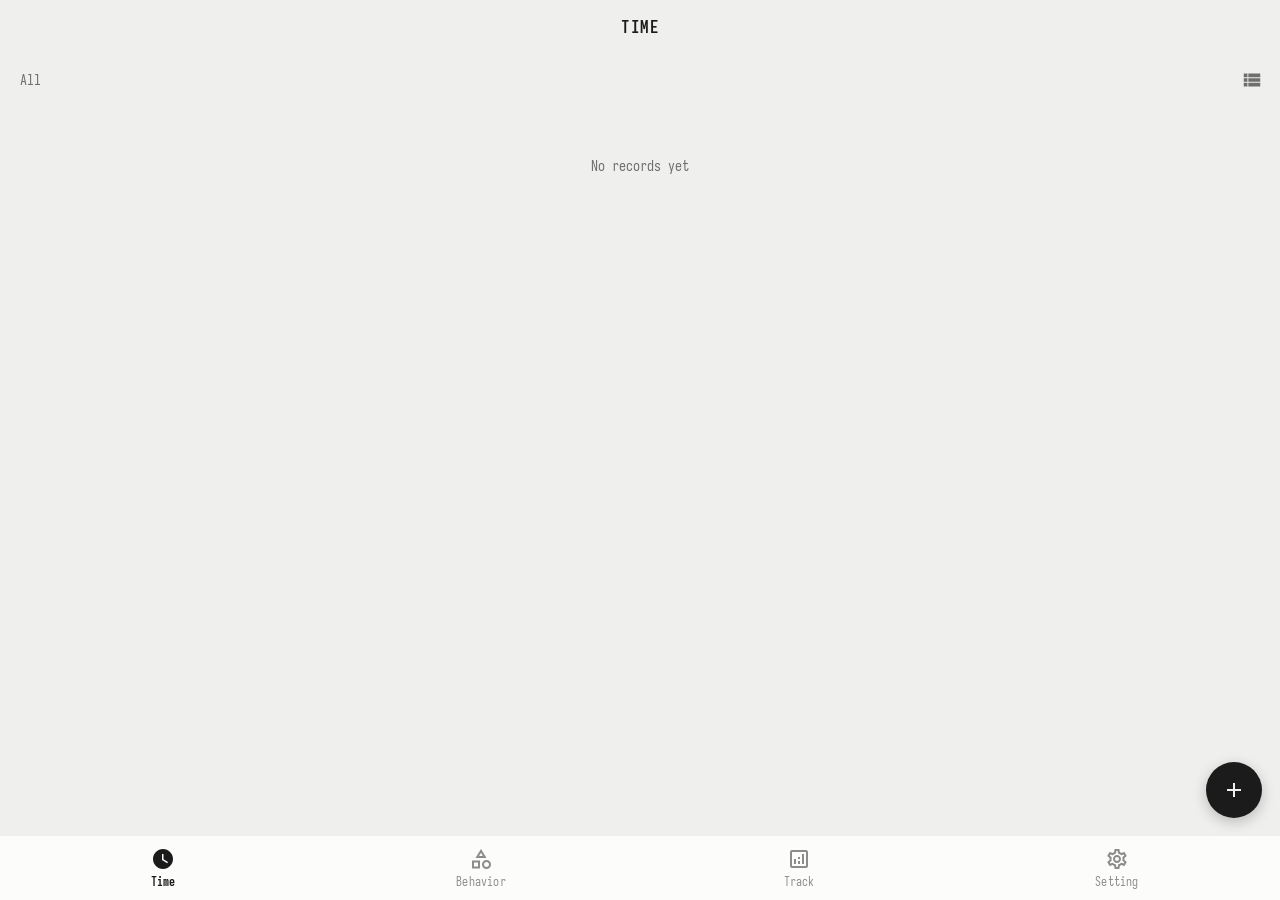
<file: app/src/main/assets/www/index.html>
<!DOCTYPE html>
<html lang="en">

<head>
    <meta charset="utf-8" />
    <meta name="viewport"
        content="width=device-width, initial-scale=1, viewport-fit=cover, maximum-scale=1, user-scalable=no" />
    <meta name="color-scheme" content="light dark" />
    <meta name="theme-color" content="#EFEFED" />
    <title>Livolog</title>
    <link rel="stylesheet" href="styles.css" />

    <!-- 在解析样式前先套用已保存的主题，避免首屏闪一下系统主题 -->
    <script>
        // v0.0.17：应用从 LifeLog 改名成 Livolog，localStorage 的键前缀也跟着换。
        // 这里先把旧键整体搬过来（只搬一次，旧键留着不删，回退旧版还能接着用）。
        (function () {
            var SUFFIXES = ['theme', 'locale', 'activeTab', 'timeView',
                'behaviors', 'records', 'metrics', 'metricRecords'];
            for (var i = 0; i < SUFFIXES.length; i++) {
                try {
                    var key = 'livolog.' + SUFFIXES[i];
                    var legacy = localStorage.getItem('lifelog.' + SUFFIXES[i]);
                    if (legacy !== null && localStorage.getItem(key) === null) {
                        localStorage.setItem(key, legacy);
                    }
                } catch (e) { /* 忽略 */ }
            }
        })();

        (function () {
            try {
                var mode = localStorage.getItem('livolog.theme');
                if (mode === 'light' || mode === 'dark') {
                    document.documentElement.setAttribute('data-theme', mode);
                }
            } catch (e) { /* 忽略 */ }
        })();
    </script>
</head>

<body>
    <!--
      启动动画（splash）：冷启动时盖在最上层，指针从 8 点方向扫回设计位置，
      整个 overlay 随后自己淡出（约 1.4s），不需要 JS 参与。
      几何与 res/drawable/ic_launcher_foreground.xml 完全一致（外径 44 / 视口 108）。
    -->
    <div class="splash" id="splash" aria-hidden="true">
        <div class="splash-logo">
            <div class="splash-ring"></div>
            <svg class="splash-parts" viewBox="0 0 108 108" aria-hidden="true" focusable="false">
                <path fill="#FFFFFF" d="M51.67,34.33 a2.33,2.33 0 1 0 4.67,0 a2.33,2.33 0 1 0 -4.67,0 Z" />
                <path fill="#6E6E6E" d="M68.7,44.17 a2.33,2.33 0 1 0 4.67,0 a2.33,2.33 0 1 0 -4.67,0 Z" />
                <path fill="#6E6E6E" d="M61.5,36.97 a2.33,2.33 0 1 0 4.67,0 a2.33,2.33 0 1 0 -4.67,0 Z" />
                <g class="splash-hands">
                    <path d="M54,54 L54,43.33 M54,54 L47.65,57.67" stroke="#FFFFFF" stroke-width="4"
                        stroke-linecap="round" fill="none" />
                    <path fill="#FFFFFF" d="M52,54 a2,2 0 1 0 4,0 a2,2 0 1 0 -4,0 Z" />
                </g>
            </svg>
        </div>
        <span class="splash-name">Livolog</span>
    </div>

    <div id="app">
        <header class="page-header">
            <h1 class="page-title" id="page-title" data-i18n="nav.time">Time</h1>
        </header>

        <main id="content">
            <!-- 时间页：记录行动发生的时间。分「全部 / 时段 / 时点」三个视图 -->
            <section class="page" id="page-time" role="tabpanel" aria-labelledby="tab-time">
                <div class="view-bar">
                    <span class="view-current" id="view-current">All</span>
                    <button class="icon-button" type="button" id="view-button" aria-haspopup="menu"
                        aria-expanded="false" aria-label="Switch view" data-i18n-aria-label="view.switch">
                        <!-- Google Material Icons: view_list -->
                        <svg viewBox="0 0 24 24" aria-hidden="true" focusable="false">
                            <path
                                d="M3,14h4v-4H3V14z M3,19h4v-4H3V19z M3,9h4V5H3V9z M8,14h13v-4H8V14z M8,19h13v-4H8V19z M8,5v4h13V5H8z" />
                        </svg>
                    </button>
                </div>

                <ul class="card-list" id="time-list"></ul>
            </section>

            <!-- 行为页：建立可被记录的行为 -->
            <section class="page" id="page-behavior" role="tabpanel" aria-labelledby="tab-behavior" hidden>
                <ul class="card-list" id="behavior-list"></ul>
            </section>

            <!-- 跟踪页：建立被跟踪的数据项（体重 / 腰围 / 喝水量 …），不参与时间记录 -->
            <section class="page" id="page-metric" role="tabpanel" aria-labelledby="tab-metric" hidden>
                <ul class="card-list" id="metric-list"></ul>
            </section>

            <!-- 设置页：按分区列出应用设置 -->
            <section class="page" id="page-setting" role="tabpanel" aria-labelledby="tab-setting" hidden>
                <section class="setting-group">
                    <h2 class="setting-group-title" data-i18n="setting.group.general">General</h2>
                    <ul class="setting-list">
                        <li class="setting-item">
                            <button class="setting-action" type="button" id="setting-language"
                                aria-haspopup="menu" aria-expanded="false">
                                <span class="setting-label" data-i18n="setting.language">Language</span>
                                <span class="setting-value" id="setting-language-value">—</span>
                            </button>
                        </li>
                        <li class="setting-item">
                            <button class="setting-action" type="button" id="setting-theme"
                                aria-haspopup="menu" aria-expanded="false">
                                <span class="setting-label" data-i18n="setting.theme">Theme</span>
                                <span class="setting-value" id="setting-theme-value">—</span>
                            </button>
                        </li>
                    </ul>
                </section>

                <!-- 时间区：时区与每周起始日影响时间页的分组，所以单独一组 -->
                <section class="setting-group">
                    <h2 class="setting-group-title" data-i18n="setting.group.time">Time</h2>
                    <ul class="setting-list">
                        <li class="setting-item">
                            <button class="setting-action" type="button" id="setting-timezone"
                                aria-haspopup="menu" aria-expanded="false">
                                <span class="setting-label" data-i18n="setting.timezone">Time zone</span>
                                <span class="setting-value" id="setting-timezone-value">—</span>
                            </button>
                        </li>
                        <li class="setting-item">
                            <button class="setting-action" type="button" id="setting-week-start"
                                aria-haspopup="menu" aria-expanded="false">
                                <span class="setting-label" data-i18n="setting.weekStart">Week starts on</span>
                                <span class="setting-value" id="setting-week-start-value">—</span>
                            </button>
                        </li>
                    </ul>
                </section>

                <section class="setting-group">
                    <h2 class="setting-group-title" data-i18n="setting.group.data">Data</h2>
                    <ul class="setting-list">
                        <li class="setting-item">
                            <button class="setting-action" type="button" id="setting-storage">
                                <span class="setting-label" data-i18n="setting.storage">Storage location</span>
                                <span class="setting-value" id="setting-storage-path">—</span>
                            </button>
                        </li>
                        <li class="setting-item">
                            <button class="setting-action" type="button" id="setting-import"
                                aria-haspopup="menu" aria-expanded="false">
                                <span class="setting-label" data-i18n="setting.import">Import data</span>
                                <span class="icon" aria-hidden="true">
                                    <!-- Google Material Icons: file_upload -->
                                    <svg viewBox="0 0 24 24" focusable="false">
                                        <path d="M9 16h6v-6h4l-7-7-7 7h4zm-4 2h14v2H5z" />
                                    </svg>
                                </span>
                            </button>
                        </li>
                        <li class="setting-item">
                            <button class="setting-action" type="button" id="setting-export"
                                aria-haspopup="menu" aria-expanded="false">
                                <span class="setting-label" data-i18n="setting.export">Export data</span>
                                <span class="icon" aria-hidden="true">
                                    <!-- Google Material Icons: file_download -->
                                    <svg viewBox="0 0 24 24" focusable="false">
                                        <path d="M19 9h-4V3H9v6H5l7 7 7-7zM5 18v2h14v-2H5z" />
                                    </svg>
                                </span>
                            </button>
                        </li>
                    </ul>
                    <!-- 由原生 WebChromeClient 接管，弹出系统文件选择器。
                         时间记录与跟踪数据共用一个 input，靠 importTarget 区分。 -->
                    <input class="file-input" type="file" id="setting-import-file"
                        accept=".csv,text/csv,text/comma-separated-values" />
                </section>

                <section class="setting-group">
                    <h2 class="setting-group-title" data-i18n="setting.group.about">About</h2>
                    <ul class="setting-list">
                        <li class="setting-item">
                            <span class="setting-label" data-i18n="setting.version">Version</span>
                            <span class="setting-value" id="setting-version">—</span>
                        </li>
                        <li class="setting-item">
                            <button class="setting-action" type="button" id="setting-contact">
                                <span class="setting-label" data-i18n="setting.contact">Contact</span>
                                <span class="setting-value" id="setting-contact-value"></span>
                            </button>
                        </li>
                    </ul>
                </section>
            </section>

            <!-- 悬浮按钮放在 #content 下（不在可滚动页面里），这样页面的进入动画不会影响它们的定位 -->
            <button class="fab" type="button" id="time-fab" data-tab="time" aria-label="Add record"
                data-i18n-aria-label="time.add">
                <!-- Google Material Icons: add -->
                <svg viewBox="0 0 24 24" aria-hidden="true" focusable="false">
                    <path d="M19 13h-6v6h-2v-6H5v-2h6V5h2v6h6v2z" />
                </svg>
            </button>

            <button class="fab" type="button" id="behavior-fab" data-tab="behavior" aria-label="Add behavior"
                data-i18n-aria-label="behavior.add" hidden>
                <!-- Google Material Icons: add -->
                <svg viewBox="0 0 24 24" aria-hidden="true" focusable="false">
                    <path d="M19 13h-6v6h-2v-6H5v-2h6V5h2v6h6v2z" />
                </svg>
            </button>

            <button class="fab" type="button" id="metric-fab" data-tab="metric" aria-label="Add tracker"
                data-i18n-aria-label="metric.add" hidden>
                <!-- Google Material Icons: add -->
                <svg viewBox="0 0 24 24" aria-hidden="true" focusable="false">
                    <path d="M19 13h-6v6h-2v-6H5v-2h6V5h2v6h6v2z" />
                </svg>
            </button>
        </main>

        <nav class="bottom-nav" role="tablist" aria-label="Main navigation"
            data-i18n-aria-label="nav.label">

            <button class="nav-item" type="button" role="tab" id="tab-time" aria-controls="page-time"
                aria-selected="true" data-page="time">
                <span class="nav-icon" aria-hidden="true">
                    <!-- Google Material Icons: watch_later —— 未选中=线型 / 选中=填充 -->
                    <svg class="nav-icon-outlined" viewBox="0 0 24 24" focusable="false">
                        <path
                            d="M12,2C6.5,2,2,6.5,2,12s4.5,10,10,10s10-4.5,10-10S17.5,2,12,2z M12,20c-4.41,0-8-3.59-8-8s3.59-8,8-8s8,3.59,8,8 S16.41,20,12,20z M12.5,7H11v6l5.2,3.2l0.8-1.3l-4.5-2.7V7z" />
                    </svg>
                    <svg class="nav-icon-filled" viewBox="0 0 24 24" focusable="false">
                        <path
                            d="M12,2C6.5,2,2,6.5,2,12s4.5,10,10,10s10-4.5,10-10S17.5,2,12,2z M16.2,16.2L11,13V7h1.5v5.2l4.5,2.7L16.2,16.2z" />
                    </svg>
                </span>
                <span class="nav-label" data-i18n="nav.time">Time</span>
            </button>

            <button class="nav-item" type="button" role="tab" id="tab-behavior" aria-controls="page-behavior"
                aria-selected="false" data-page="behavior">
                <span class="nav-icon" aria-hidden="true">
                    <!-- Google Material Icons: category_outlined / category -->
                    <svg class="nav-icon-outlined" viewBox="0 0 24 24" focusable="false">
                        <path
                            d="M12 2l-5.5 9h11L12 2zm0 3.84L13.93 9h-3.87L12 5.84zM17.5 13c-2.49 0-4.5 2.01-4.5 4.5s2.01 4.5 4.5 4.5 4.5-2.01 4.5-4.5-2.01-4.5-4.5-4.5zm0 7c-1.38 0-2.5-1.12-2.5-2.5s1.12-2.5 2.5-2.5 2.5 1.12 2.5 2.5-1.12 2.5-2.5 2.5zM3 21.5h8v-8H3v8zm2-6h4v4H5v-4z" />
                    </svg>
                    <svg class="nav-icon-filled" viewBox="0 0 24 24" focusable="false">
                        <path d="M12 2l-5.5 9h11z" />
                        <circle cx="17.5" cy="17.5" r="4.5" />
                        <path d="M3 13.5h8v8H3z" />
                    </svg>
                </span>
                <span class="nav-label" data-i18n="nav.behavior">Behavior</span>
            </button>

            <button class="nav-item" type="button" role="tab" id="tab-metric" aria-controls="page-metric"
                aria-selected="false" data-page="metric">
                <span class="nav-icon" aria-hidden="true">
                    <!-- Google Material Icons: analytics_outlined / analytics -->
                    <svg class="nav-icon-outlined" viewBox="0 0 24 24" focusable="false">
                        <path
                            d="M19 3H5C3.9 3 3 3.9 3 5v14c0 1.1.9 2 2 2h14c1.1 0 2-.9 2-2V5c0-1.1-.9-2-2-2zm0 16H5V5h14v14z" />
                        <rect height="5" width="2" x="7" y="12" />
                        <rect height="10" width="2" x="15" y="7" />
                        <rect height="3" width="2" x="11" y="14" />
                        <rect height="2" width="2" x="11" y="10" />
                    </svg>
                    <svg class="nav-icon-filled" viewBox="0 0 24 24" focusable="false">
                        <path
                            d="M19 3H5c-1.1 0-2 .9-2 2v14c0 1.1.9 2 2 2h14c1.1 0 2-.9 2-2V5c0-1.1-.9-2-2-2zM9 17H7v-5h2v5zm4 0h-2v-3h2v3zm0-5h-2v-2h2v2zm4 5h-2V7h2v10z" />
                    </svg>
                </span>
                <span class="nav-label" data-i18n="nav.metric">Track</span>
            </button>

            <button class="nav-item" type="button" role="tab" id="tab-setting" aria-controls="page-setting"
                aria-selected="false" data-page="setting">
                <span class="nav-icon" aria-hidden="true">
                    <!-- Google Material Icons: settings_outlined / settings -->
                    <svg class="nav-icon-outlined" viewBox="0 0 24 24" focusable="false">
                        <path
                            d="M19.43 12.98c.04-.32.07-.64.07-.98 0-.34-.03-.66-.07-.98l2.11-1.65c.19-.15.24-.42.12-.64l-2-3.46c-.09-.16-.26-.25-.44-.25-.06 0-.12.01-.17.03l-2.49 1c-.52-.4-1.08-.73-1.69-.98l-.38-2.65C14.46 2.18 14.25 2 14 2h-4c-.25 0-.46.18-.49.42l-.38 2.65c-.61.25-1.17.59-1.69.98l-2.49-1c-.06-.02-.12-.03-.18-.03-.17 0-.34.09-.43.25l-2 3.46c-.13.22-.07.49.12.64l2.11 1.65c-.04.32-.07.65-.07.98 0 .33.03.66.07.98l-2.11 1.65c-.19.15-.24.42-.12.64l2 3.46c.09.16.26.25.44.25.06 0 .12-.01.17-.03l2.49-1c.52.4 1.08.73 1.69.98l.38 2.65c.03.24.24.42.49.42h4c.25 0 .46-.18.49-.42l.38-2.65c.61-.25 1.17-.59 1.69-.98l2.49 1c.06.02.12.03.18.03.17 0 .34-.09.43-.25l2-3.46c.12-.22.07-.49-.12-.64l-2.11-1.65zm-1.98-1.71c.04.31.05.52.05.73 0 .21-.02.43-.05.73l-.14 1.13.89.7 1.08.84-.7 1.21-1.27-.51-1.04-.42-.9.68c-.43.32-.84.56-1.25.73l-1.06.43-.16 1.13-.2 1.35h-1.4l-.19-1.35-.16-1.13-1.06-.43c-.43-.18-.83-.41-1.23-.71l-.91-.7-1.06.43-1.27.51-.7-1.21 1.08-.84.89-.7-.14-1.13c-.03-.31-.05-.54-.05-.74s.02-.43.05-.73l.14-1.13-.89-.7-1.08-.84.7-1.21 1.27.51 1.04.42.9-.68c.43-.32.84-.56 1.25-.73l1.06-.43.16-1.13.2-1.35h1.39l.19 1.35.16 1.13 1.06.43c.43.18.83.41 1.23.71l.91.7 1.06-.43 1.27-.51.7 1.21-1.07.85-.89.7.14 1.13zM12 8c-2.21 0-4 1.79-4 4s1.79 4 4 4 4-1.79 4-4-1.79-4-4-4zm0 6c-1.1 0-2-.9-2-2s.9-2 2-2 2 .9 2 2-.9 2-2 2z" />
                    </svg>
                    <svg class="nav-icon-filled" viewBox="0 0 24 24" focusable="false">
                        <path
                            d="M19.14,12.94c0.04-0.3,0.06-0.61,0.06-0.94c0-0.32-0.02-0.64-0.07-0.94l2.03-1.58c0.18-0.14,0.23-0.41,0.12-0.61 l-1.92-3.32c-0.12-0.22-0.37-0.29-0.59-0.22l-2.39,0.96c-0.5-0.38-1.03-0.7-1.62-0.94L14.4,2.81c-0.04-0.24-0.24-0.41-0.48-0.41 h-3.84c-0.24,0-0.43,0.17-0.47,0.41L9.25,5.35C8.66,5.59,8.12,5.92,7.63,6.29L5.24,5.33c-0.22-0.08-0.47,0-0.59,0.22L2.74,8.87 C2.62,9.08,2.66,9.34,2.86,9.48l2.03,1.58C4.84,11.36,4.8,11.69,4.8,12s0.02,0.64,0.07,0.94l-2.03,1.58 c-0.18,0.14-0.23,0.41-0.12,0.61l1.92,3.32c0.12,0.22,0.37,0.29,0.59,0.22l2.39-0.96c0.5,0.38,1.03,0.7,1.62,0.94l0.36,2.54 c0.05,0.24,0.24,0.41,0.48,0.41h3.84c0.24,0,0.44-0.17,0.47-0.41l0.36-2.54c0.59-0.24,1.13-0.56,1.62-0.94l2.39,0.96 c0.22,0.08,0.47,0,0.59-0.22l1.92-3.32c0.12-0.22,0.07-0.47-0.12-0.61L19.14,12.94z M12,15.6c-1.98,0-3.6-1.62-3.6-3.6 s1.62-3.6,3.6-3.6s3.6,1.62,3.6,3.6S13.98,15.6,12,15.6z" />
                    </svg>
                </span>
                <span class="nav-label" data-i18n="nav.setting">Setting</span>
            </button>
        </nav>
    </div>

    <!-- 卡片多选的顶部操作栏 -->
    <div class="selection-bar" id="selection-bar" hidden>
        <button class="icon-button" type="button" id="selection-close" aria-label="Cancel selection"
            data-i18n-aria-label="selection.cancel">
            <!-- Google Material Icons: close -->
            <svg viewBox="0 0 24 24" aria-hidden="true" focusable="false">
                <path
                    d="M19 6.41L17.59 5 12 10.59 6.41 5 5 6.41 10.59 12 5 17.59 6.41 19 12 13.41 17.59 19 19 17.59 13.41 12z" />
            </svg>
        </button>

        <span class="selection-count" id="selection-count"></span>

        <button class="icon-button" type="button" id="selection-delete" aria-label="Delete selected"
            data-i18n-aria-label="selection.delete">
            <!-- Google Material Icons: delete -->
            <svg viewBox="0 0 24 24" aria-hidden="true" focusable="false">
                <path d="M6 19c0 1.1.9 2 2 2h8c1.1 0 2-.9 2-2V7H6v12zM19 4h-3.5l-1-1h-5l-1 1H5v2h14V4z" />
            </svg>
        </button>
    </div>

    <!-- 行为详情页：全屏覆盖在 app 之上（自带标题栏，所以盖住底部导航） -->
    <section class="detail" id="behavior-detail" role="dialog" aria-modal="true"
        aria-labelledby="detail-title" hidden>
        <header class="detail-header">
            <button class="icon-button" type="button" id="detail-back" aria-label="Back"
                data-i18n-aria-label="behavior.detail.back">
                <!-- Google Material Icons: arrow_back -->
                <svg viewBox="0 0 24 24" aria-hidden="true" focusable="false">
                    <path d="M20 11H7.83l5.59-5.59L12 4l-8 8 8 8 1.41-1.41L7.83 13H20v-2z" />
                </svg>
            </button>

            <h1 class="page-title" id="detail-title"></h1>

            <button class="icon-button" type="button" id="detail-menu" aria-haspopup="menu"
                aria-expanded="false" aria-label="More options" data-i18n-aria-label="behavior.menu.open">
                <!-- Google Material Icons: more_vert -->
                <svg viewBox="0 0 24 24" aria-hidden="true" focusable="false">
                    <path
                        d="M12 8c1.1 0 2-.9 2-2s-.9-2-2-2-2 .9-2 2 .9 2 2 2zm0 2c-1.1 0-2 .9-2 2s.9 2 2 2 2-.9 2-2-.9-2-2-2zm0 6c-1.1 0-2 .9-2 2s.9 2 2 2 2-.9 2-2-.9-2-2-2z" />
                </svg>
            </button>
        </header>

        <nav class="seg-nav" id="detail-view-nav" aria-label="Switch view"
            data-i18n-aria-label="view.switch">
            <button class="seg-nav-item" type="button" data-view="records" aria-selected="true"
                data-i18n="view.records">Records</button>
            <button class="seg-nav-item" type="button" data-view="stats" aria-selected="false"
                data-i18n="view.stats">Stats</button>
        </nav>

        <!-- 记录视图的范围栏：与时间页同一个结构（左名称、右图标按钮） -->
        <div class="view-bar" id="detail-view-bar">
            <span class="view-current" id="detail-view-current">All</span>
            <button class="icon-button" type="button" id="detail-view-button" aria-haspopup="menu"
                aria-expanded="false" aria-label="Switch view" data-i18n-aria-label="view.switch">
                <!-- Google Material Icons: view_list -->
                <svg viewBox="0 0 24 24" aria-hidden="true" focusable="false">
                    <path
                        d="M3,14h4v-4H3V14z M3,19h4v-4H3V19z M3,9h4V5H3V9z M8,14h13v-4H8V14z M8,19h13v-4H8V19z M8,5v4h13V5H8z" />
                </svg>
            </button>
        </div>

        <div class="detail-body">
            <ul class="card-list" id="detail-list"></ul>
        </div>
    </section>

    <!-- 跟踪详情页：与行为详情页同构（标题栏 + 视图栏），但记录视图自带悬浮按钮 -->
    <section class="detail" id="metric-detail" role="dialog" aria-modal="true"
        aria-labelledby="metric-detail-title" hidden>
        <header class="detail-header">
            <button class="icon-button" type="button" id="metric-detail-back" aria-label="Back"
                data-i18n-aria-label="behavior.detail.back">
                <!-- Google Material Icons: arrow_back -->
                <svg viewBox="0 0 24 24" aria-hidden="true" focusable="false">
                    <path d="M20 11H7.83l5.59-5.59L12 4l-8 8 8 8 1.41-1.41L7.83 13H20v-2z" />
                </svg>
            </button>

            <h1 class="page-title" id="metric-detail-title"></h1>

            <button class="icon-button" type="button" id="metric-detail-menu" aria-haspopup="menu"
                aria-expanded="false" aria-label="More options" data-i18n-aria-label="behavior.menu.open">
                <!-- Google Material Icons: more_vert -->
                <svg viewBox="0 0 24 24" aria-hidden="true" focusable="false">
                    <path
                        d="M12 8c1.1 0 2-.9 2-2s-.9-2-2-2-2 .9-2 2 .9 2 2 2zm0 2c-1.1 0-2 .9-2 2s.9 2 2 2 2-.9 2-2-.9-2-2-2zm0 6c-1.1 0-2 .9-2 2s.9 2 2 2 2-.9 2-2-.9-2-2-2z" />
                </svg>
            </button>
        </header>

        <nav class="seg-nav" id="metric-detail-view-nav" aria-label="Switch view"
            data-i18n-aria-label="view.switch">
            <button class="seg-nav-item" type="button" data-view="records" aria-selected="true"
                data-i18n="view.records">Records</button>
            <button class="seg-nav-item" type="button" data-view="stats" aria-selected="false"
                data-i18n="view.stats">Stats</button>
        </nav>

        <!-- 记录视图的范围栏：与时间页同一个结构（左名称、右图标按钮） -->
        <div class="view-bar" id="metric-detail-view-bar">
            <span class="view-current" id="metric-detail-view-current">All</span>
            <button class="icon-button" type="button" id="metric-detail-view-button"
                aria-haspopup="menu" aria-expanded="false" aria-label="Switch view"
                data-i18n-aria-label="view.switch">
                <!-- Google Material Icons: view_list -->
                <svg viewBox="0 0 24 24" aria-hidden="true" focusable="false">
                    <path
                        d="M3,14h4v-4H3V14z M3,19h4v-4H3V19z M3,9h4V5H3V9z M8,14h13v-4H8V14z M8,19h13v-4H8V19z M8,5v4h13V5H8z" />
                </svg>
            </button>
        </div>

        <div class="detail-body">
            <ul class="card-list" id="metric-detail-list"></ul>
        </div>

        <!-- 跟踪记录不属于时间记录，加不进时间页，所以这是它唯一的入口 -->
        <button class="fab" type="button" id="metric-record-fab" aria-label="Add entry"
            data-i18n-aria-label="metric.record.add" hidden>
            <!-- Google Material Icons: add -->
            <svg viewBox="0 0 24 24" aria-hidden="true" focusable="false">
                <path d="M19 13h-6v6h-2v-6H5v-2h6V5h2v6h6v2z" />
            </svg>
        </button>
    </section>

    <!-- 删除行为确认：必须输入行为名称（类似 GitHub 删仓库） -->
    <section class="sheet" id="sheet-delete-behavior" role="dialog" aria-modal="true"
        aria-labelledby="sheet-delete-title" hidden>
        <h2 class="sheet-title" id="sheet-delete-title" data-i18n="behavior.delete.title">
            Delete behavior</h2>
        <p class="sheet-text" id="delete-tip"></p>

        <div class="form-row">
            <input class="form-input form-input-left" id="delete-confirm-input" type="text"
                autocomplete="off" data-i18n-placeholder="behavior.delete.hint"
                placeholder="Behavior name" />
        </div>

        <div class="form-actions">
            <button class="btn" type="button" id="delete-cancel"
                data-i18n="action.cancel">Cancel</button>
            <button class="btn btn-danger" type="button" id="delete-confirm" disabled
                data-i18n="behavior.delete.confirm">Delete</button>
        </div>
    </section>

    <!-- 删除跟踪项确认：同样要输入名称 -->
    <section class="sheet" id="sheet-delete-metric" role="dialog" aria-modal="true"
        aria-labelledby="sheet-delete-metric-title" hidden>
        <h2 class="sheet-title" id="sheet-delete-metric-title" data-i18n="metric.delete.title">
            Delete tracker</h2>
        <p class="sheet-text" id="metric-delete-tip"></p>

        <div class="form-row">
            <input class="form-input form-input-left" id="metric-delete-input" type="text"
                autocomplete="off" data-i18n-placeholder="metric.delete.hint"
                placeholder="Tracker name" />
        </div>

        <div class="form-actions">
            <button class="btn" type="button" id="metric-delete-cancel"
                data-i18n="action.cancel">Cancel</button>
            <button class="btn btn-danger" type="button" id="metric-delete-confirm" disabled
                data-i18n="metric.delete.confirm">Delete</button>
        </div>
    </section>

    <!-- 弹窗遮罩 -->
    <div class="scrim" id="scrim" hidden></div>

    <!-- 跟踪项表单：名称 / 图标 / 取消·确定 -->
    <section class="sheet" id="sheet-metric" role="dialog" aria-modal="true"
        aria-labelledby="sheet-metric-title" hidden>
        <h2 class="sheet-title" id="sheet-metric-title" data-i18n="metric.form.title">New tracker</h2>

        <div class="form-row">
            <label class="form-label" for="metric-name" data-i18n="metric.form.name">Name</label>
            <input class="form-input" id="metric-name" type="text" maxlength="24" autocomplete="off"
                data-i18n-placeholder="metric.form.namePlaceholder" placeholder="e.g. Weight" />
        </div>

        <!-- 项目：一个值一行，比如血压的 高压 / 低压 / 脉搏。
             标题样式与上面 Name 一致（同一个 .form-label，不再挂 .form-block 的缩小版） -->
        <div class="form-block form-block-items">
            <span class="form-label" data-i18n="metric.form.items">Items</span>
            <div id="metric-fields"></div>
        </div>

        <div class="form-row">
            <span class="form-label" data-i18n="behavior.form.icon">Icon</span>
            <!-- 图标太多，改成点一下弹面板选（见 components.js 的 createIconPicker） -->
            <div class="icon-picker" id="metric-icon-picker"></div>
        </div>

        <div class="form-actions">
            <button class="btn" type="button" id="metric-cancel"
                data-i18n="action.cancel">Cancel</button>
            <button class="btn btn-primary" type="button" id="metric-confirm" disabled
                data-i18n="action.confirm">Confirm</button>
        </div>
    </section>

    <!-- 跟踪记录表单：记录本身是时点，所以只有记录时间与记录值 -->
    <section class="sheet" id="sheet-metric-record" role="dialog" aria-modal="true"
        aria-labelledby="sheet-metric-record-title" hidden>
        <h2 class="sheet-title" id="sheet-metric-record-title" data-i18n="metric.record.title">
            New entry</h2>

        <div class="form-block">
            <div class="time-fields" id="metric-record-fields"></div>
            <p class="form-hint" id="metric-record-hint" hidden></p>
        </div>

        <!-- 每个字段一个输入框，由脚本按跟踪项生成 -->
        <div class="form-block" id="metric-record-values"></div>

        <div class="form-actions">
            <button class="btn" type="button" id="metric-record-cancel"
                data-i18n="action.cancel">Cancel</button>
            <button class="btn btn-primary" type="button" id="metric-record-confirm" disabled
                data-i18n="action.confirm">Confirm</button>
        </div>
    </section>

    <!-- 行为表单：名称 / 图标 / 取消·确定 -->
    <section class="sheet" id="sheet-behavior" role="dialog" aria-modal="true"
        aria-labelledby="sheet-behavior-title" hidden>
        <h2 class="sheet-title" id="sheet-behavior-title" data-i18n="behavior.form.title">New behavior</h2>

        <div class="form-row">
            <label class="form-label" for="behavior-name" data-i18n="behavior.form.name">Name</label>
            <input class="form-input" id="behavior-name" type="text" maxlength="24" autocomplete="off"
                data-i18n-placeholder="behavior.form.namePlaceholder" placeholder="e.g. Sleep" />
        </div>

        <div class="form-row">
            <span class="form-label" data-i18n="behavior.form.icon">Icon</span>
            <!-- 图标太多，改成点一下弹面板选（见 components.js 的 createIconPicker） -->
            <div class="icon-picker" id="behavior-icon-picker"></div>
        </div>

        <div class="form-actions">
            <button class="btn" type="button" id="behavior-cancel"
                data-i18n="action.cancel">Cancel</button>
            <button class="btn btn-primary" type="button" id="behavior-confirm" disabled
                data-i18n="action.confirm">Confirm</button>
        </div>
    </section>

    <!-- 时间表单：行为 / 类型 / 时间 / 取消·确定 -->
    <section class="sheet" id="sheet-time" role="dialog" aria-modal="true"
        aria-labelledby="sheet-time-title" hidden>
        <h2 class="sheet-title" id="sheet-time-title" data-i18n="time.form.title">New record</h2>

        <div class="form-row">
            <label class="form-label" data-i18n="time.form.behavior">Behavior</label>
            <div class="select-wrap" id="time-behavior"></div>
        </div>

        <div class="form-row">
            <label class="form-label" data-i18n="time.form.type">Type</label>
            <div class="select-wrap" id="time-type"></div>
        </div>

        <div class="form-block">
            <!-- 必须先选类型，这里才可填写 -->
            <div class="time-fields" id="time-fields"></div>
            <p class="form-hint" id="time-hint" hidden></p>
        </div>

        <!-- 描述：选填，填了才会在卡片上多出一行 -->
        <div class="form-row form-row-note">
            <label class="form-label" for="time-note" data-i18n="time.form.note">Description</label>
            <!-- 用 textarea 而不是 input：描述本来就允许写长，单行输入框看不到全部 -->
            <textarea class="form-input form-textarea" id="time-note" rows="2" autocomplete="off"
                data-i18n-placeholder="time.form.note.placeholder" placeholder="Optional, e.g. slept badly"></textarea>
        </div>

        <div class="form-actions">
            <button class="btn" type="button" id="time-cancel" data-i18n="action.cancel">Cancel</button>
            <button class="btn btn-primary" type="button" id="time-confirm" disabled
                data-i18n="action.confirm">Confirm</button>
        </div>
    </section>

    <!-- 应用内更新提示：原生壳查新版后推过来（见 update.js） -->
    <section class="sheet" id="sheet-update" role="dialog" aria-modal="true"
        aria-labelledby="sheet-update-title" hidden>
        <h2 class="sheet-title" id="sheet-update-title" data-i18n="update.title">Update available</h2>
        <p class="sheet-text" id="update-text"></p>
        <p class="sheet-text" id="update-stalled" hidden></p>

        <div class="update-progress" id="update-progress" hidden>
            <div class="update-track">
                <span class="update-fill" id="update-fill"></span>
            </div>
            <span class="update-percent" id="update-percent"></span>
        </div>

        <div class="form-actions">
            <button class="btn" type="button" id="update-later" data-i18n="update.later">Later</button>
            <!-- 「更新」是动作不是确认，所以不用绿色（用户 2026-09-22：只有 confirmation 用绿） -->
            <button class="btn btn-action" type="button" id="update-confirm"
                data-i18n="update.now">Update</button>
        </div>
    </section>

    <!-- 日期选择：统计视图的起止日期用它 -->
    <section class="sheet" id="sheet-date" role="dialog" aria-modal="true"
        aria-labelledby="sheet-date-title" hidden>
        <h2 class="sheet-title" id="sheet-date-title"></h2>

        <div class="form-block">
            <div class="time-fields" id="date-fields"></div>
            <p class="form-hint" id="date-hint" hidden></p>
        </div>

        <div class="form-actions">
            <button class="btn" type="button" id="date-cancel" data-i18n="action.cancel">Cancel</button>
            <button class="btn btn-primary" type="button" id="date-confirm"
                data-i18n="action.confirm">Confirm</button>
        </div>
    </section>

    <script src="i18n.js"></script>
    <script src="icons.js"></script>
    <script src="clock.js"></script>
    <script src="csv.js"></script>
    <script src="store.js"></script>
    <script src="metrics.js"></script>
    <script src="components.js"></script>
    <script src="datetime.js"></script>
    <script src="chart.js"></script>
    <script src="datepicker.js"></script>
    <script src="stats.js"></script>
    <script src="theme.js"></script>
    <script src="page-behavior.js"></script>
    <script src="page-behavior-detail.js"></script>
    <script src="page-time.js"></script>
    <script src="page-metric.js"></script>
    <script src="page-metric-detail.js"></script>
    <script src="setting.js"></script>
    <script src="update.js"></script>
    <script src="app.js"></script>
</body>

</html>
</file>
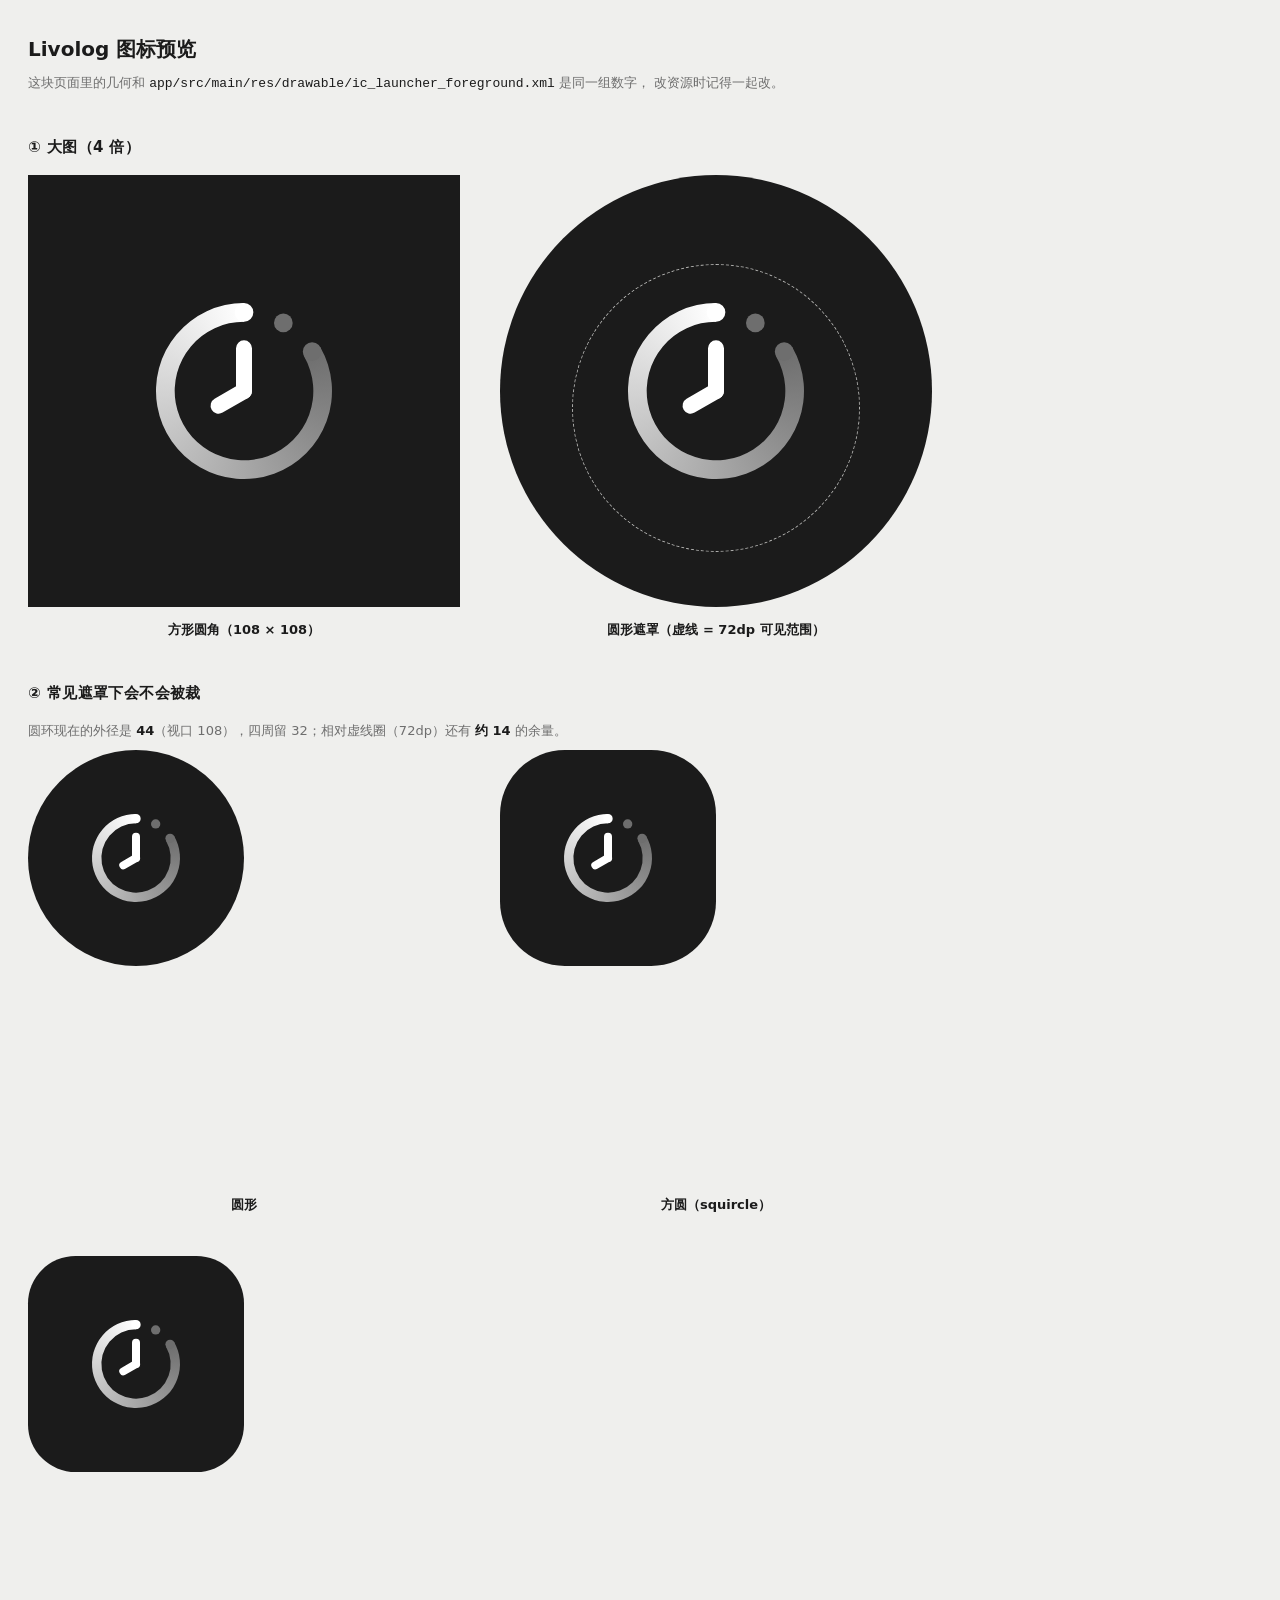
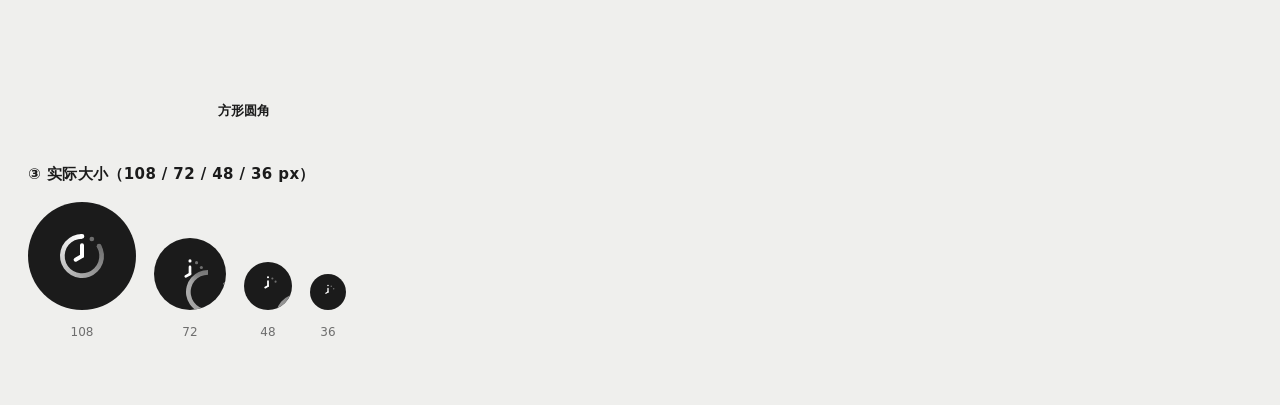
<file: design/icon-preview.html>
<!DOCTYPE html>
<html lang="zh-CN">

<head>
    <meta charset="utf-8" />
    <title>Livolog 图标预览</title>
    <style>
        :root { --bg: #EFEFED; --ink: #1B1B1B; --muted: #6E6E6E; --line: #DCDCD8; }
        * { box-sizing: border-box; }
        body {
            margin: 0; padding: 32px 28px 64px; background: var(--bg); color: var(--ink);
            font: 14px/1.7 Roboto, "Noto Sans SC", "PingFang SC", "Microsoft YaHei", system-ui, sans-serif;
        }
        h1 { margin: 0 0 6px; font-size: 20px; }
        h2 { margin: 40px 0 14px; font-size: 15px; letter-spacing: .4px; }
        p.note { margin: 0 0 8px; color: var(--muted); font-size: 13px; }
        p.note b { color: var(--ink); }
        code { color: var(--ink); }
        .row { display: flex; flex-wrap: wrap; gap: 40px; align-items: flex-start; }
        .cell { text-align: center; }
        .cell .name { margin-top: 12px; font-size: 13px; font-weight: 600; }

        /* ------------------------------------------------------------------
           图标本体：几何与 res/drawable/ic_launcher_foreground.xml 一一对应
             .ring   = 填充型圆环扇形（这里用 conic-gradient + clip-path 模拟 sweep 渐变）
             svg     = 两端圆头 + 1 点圆点 + 两针 + 中心圆点
           改动 XML 时记得同步这里的数字。
           ------------------------------------------------------------------ */
        .icon-slots { width: 432px; height: 432px; position: relative; }
        .icon {
            position: absolute; left: 0; top: 0;
            width: 108px; height: 108px; background: #1B1B1B;
        }
        .icon .ring {
            position: absolute; inset: 0;
            background: conic-gradient(from 90deg,
                #7C7C7C 0deg, #FFFFFF 270deg, #6E6E6E 330deg, #7C7C7C 360deg);
            clip-path: path("M73.05,43 A22,22 0 1 1 54,32 L54,36.67 A17.33,17.33 0 1 0 69.01,45.33 Z");
        }
        .icon svg { position: absolute; inset: 0; width: 100%; height: 100%; }

        /* 遮罩预览：虚线圆 = 72dp，即自适应图标在圆形遮罩下常见的可见范围 */
        .masked { position: relative; }
        .masked .guide {
            position: absolute; left: 50%; top: 50%; transform: translate(-50%, -50%);
            width: 288px; height: 288px; border: 1px dashed #B4B4B2; border-radius: 50%;
            pointer-events: none;
        }
        .zoom2 { transform: scale(2); transform-origin: 0 0; }
        .zoom4 { transform: scale(4); transform-origin: 0 0; }
        .sq { border-radius: 22%; overflow: hidden; }
        .ci { border-radius: 50%; overflow: hidden; }
        .squircle { border-radius: 30%; overflow: hidden; }
        .sizes { display: flex; gap: 18px; align-items: flex-end; }
        .sizes .cell .name { font-weight: 400; color: var(--muted); font-size: 12px; }
    </style>
</head>

<body>
    <h1>Livolog 图标预览</h1>
    <p class="note">
        这块页面里的几何和 <code>app/src/main/res/drawable/ic_launcher_foreground.xml</code> 是同一组数字，
        改资源时记得一起改。
    </p>

    <!-- ---------------------------------------------------------------- -->
    <h2>① 大图（4 倍）</h2>
    <div class="row">
        <div class="cell">
            <div class="icon-slots">
                <div class="icon zoom4">
                    <div class="ring"></div>
                    <svg viewBox="0 0 108 108">
                        <path fill="#FFFFFF" d="M51.67,34.33 a2.33,2.33 0 1 0 4.67,0 a2.33,2.33 0 1 0 -4.67,0 Z" />
                        <path fill="#6E6E6E" d="M68.7,44.17 a2.33,2.33 0 1 0 4.67,0 a2.33,2.33 0 1 0 -4.67,0 Z" />
                        <path fill="#6E6E6E" d="M61.5,36.97 a2.33,2.33 0 1 0 4.67,0 a2.33,2.33 0 1 0 -4.67,0 Z" />
                        <path d="M54,54 L54,43.33 M54,54 L47.65,57.67" stroke="#FFFFFF" stroke-width="4"
                            stroke-linecap="round" fill="none" />
                        <path fill="#FFFFFF" d="M52,54 a2,2 0 1 0 4,0 a2,2 0 1 0 -4,0 Z" />
                    </svg>
                </div>
            </div>
            <div class="name">方形圆角（108 × 108）</div>
        </div>
        <div class="cell masked">
            <div class="icon-slots">
                <div class="icon zoom4 ci">
                    <div class="ring"></div>
                    <svg viewBox="0 0 108 108">
                        <path fill="#FFFFFF" d="M51.67,34.33 a2.33,2.33 0 1 0 4.67,0 a2.33,2.33 0 1 0 -4.67,0 Z" />
                        <path fill="#6E6E6E" d="M68.7,44.17 a2.33,2.33 0 1 0 4.67,0 a2.33,2.33 0 1 0 -4.67,0 Z" />
                        <path fill="#6E6E6E" d="M61.5,36.97 a2.33,2.33 0 1 0 4.67,0 a2.33,2.33 0 1 0 -4.67,0 Z" />
                        <path d="M54,54 L54,43.33 M54,54 L47.65,57.67" stroke="#FFFFFF" stroke-width="4"
                            stroke-linecap="round" fill="none" />
                        <path fill="#FFFFFF" d="M52,54 a2,2 0 1 0 4,0 a2,2 0 1 0 -4,0 Z" />
                    </svg>
                </div>
            </div>
            <div class="guide"></div>
            <div class="name">圆形遮罩（虚线 = 72dp 可见范围）</div>
        </div>
    </div>

    <!-- ---------------------------------------------------------------- -->
    <h2>② 常见遮罩下会不会被裁</h2>
    <p class="note">
        圆环现在的外径是 <b>44</b>（视口 108），四周留 32；相对虚线圈（72dp）还有 <b>约 14</b> 的余量。
    </p>
    <div class="row">
        <div class="cell">
            <div class="icon-slots">
                <div class="icon zoom2 ci">
                    <div class="ring"></div>
                    <svg viewBox="0 0 108 108">
                        <path fill="#FFFFFF" d="M51.67,34.33 a2.33,2.33 0 1 0 4.67,0 a2.33,2.33 0 1 0 -4.67,0 Z" />
                        <path fill="#6E6E6E" d="M68.7,44.17 a2.33,2.33 0 1 0 4.67,0 a2.33,2.33 0 1 0 -4.67,0 Z" />
                        <path fill="#6E6E6E" d="M61.5,36.97 a2.33,2.33 0 1 0 4.67,0 a2.33,2.33 0 1 0 -4.67,0 Z" />
                        <path d="M54,54 L54,43.33 M54,54 L47.65,57.67" stroke="#FFFFFF" stroke-width="4"
                            stroke-linecap="round" fill="none" />
                        <path fill="#FFFFFF" d="M52,54 a2,2 0 1 0 4,0 a2,2 0 1 0 -4,0 Z" />
                    </svg>
                </div>
            </div>
            <div class="name">圆形</div>
        </div>
        <div class="cell">
            <div class="icon-slots">
                <div class="icon zoom2 squircle">
                    <div class="ring"></div>
                    <svg viewBox="0 0 108 108">
                        <path fill="#FFFFFF" d="M51.67,34.33 a2.33,2.33 0 1 0 4.67,0 a2.33,2.33 0 1 0 -4.67,0 Z" />
                        <path fill="#6E6E6E" d="M68.7,44.17 a2.33,2.33 0 1 0 4.67,0 a2.33,2.33 0 1 0 -4.67,0 Z" />
                        <path fill="#6E6E6E" d="M61.5,36.97 a2.33,2.33 0 1 0 4.67,0 a2.33,2.33 0 1 0 -4.67,0 Z" />
                        <path d="M54,54 L54,43.33 M54,54 L47.65,57.67" stroke="#FFFFFF" stroke-width="4"
                            stroke-linecap="round" fill="none" />
                        <path fill="#FFFFFF" d="M52,54 a2,2 0 1 0 4,0 a2,2 0 1 0 -4,0 Z" />
                    </svg>
                </div>
            </div>
            <div class="name">方圆（squircle）</div>
        </div>
        <div class="cell">
            <div class="icon-slots">
                <div class="icon zoom2 sq">
                    <div class="ring"></div>
                    <svg viewBox="0 0 108 108">
                        <path fill="#FFFFFF" d="M51.67,34.33 a2.33,2.33 0 1 0 4.67,0 a2.33,2.33 0 1 0 -4.67,0 Z" />
                        <path fill="#6E6E6E" d="M68.7,44.17 a2.33,2.33 0 1 0 4.67,0 a2.33,2.33 0 1 0 -4.67,0 Z" />
                        <path fill="#6E6E6E" d="M61.5,36.97 a2.33,2.33 0 1 0 4.67,0 a2.33,2.33 0 1 0 -4.67,0 Z" />
                        <path d="M54,54 L54,43.33 M54,54 L47.65,57.67" stroke="#FFFFFF" stroke-width="4"
                            stroke-linecap="round" fill="none" />
                        <path fill="#FFFFFF" d="M52,54 a2,2 0 1 0 4,0 a2,2 0 1 0 -4,0 Z" />
                    </svg>
                </div>
            </div>
            <div class="name">方形圆角</div>
        </div>
    </div>

    <!-- ---------------------------------------------------------------- -->
    <h2>③ 实际大小（108 / 72 / 48 / 36 px）</h2>
    <div class="sizes" id="sizes"></div>

    <script>
        // 用同一份 SVG 片段按不同尺寸生成小图标
        var BODY =
            '<path fill="#FFFFFF" d="M51.67,34.33 a2.33,2.33 0 1 0 4.67,0 a2.33,2.33 0 1 0 -4.67,0 Z"/>' +
            '<path fill="#6E6E6E" d="M68.7,44.17 a2.33,2.33 0 1 0 4.67,0 a2.33,2.33 0 1 0 -4.67,0 Z"/>' +
            '<path fill="#6E6E6E" d="M61.5,36.97 a2.33,2.33 0 1 0 4.67,0 a2.33,2.33 0 1 0 -4.67,0 Z"/>' +
            '<path d="M54,54 L54,43.33 M54,54 L47.65,57.67" stroke="#FFFFFF" stroke-width="4" ' +
            'stroke-linecap="round" fill="none"/>' +
            '<path fill="#FFFFFF" d="M52,54 a2,2 0 1 0 4,0 a2,2 0 1 0 -4,0 Z"/>';

        document.getElementById('sizes').innerHTML = [108, 72, 48, 36].map(function (s) {
            return '<div class="cell"><div class="icon ci" style="position:relative;width:' + s +
                'px;height:' + s + 'px"><div class="ring"></div><svg viewBox="0 0 108 108">' + BODY +
                '</svg></div><div class="name">' + s + '</div></div>';
        }).join('');
    </script>
</body>

</html>
</file>
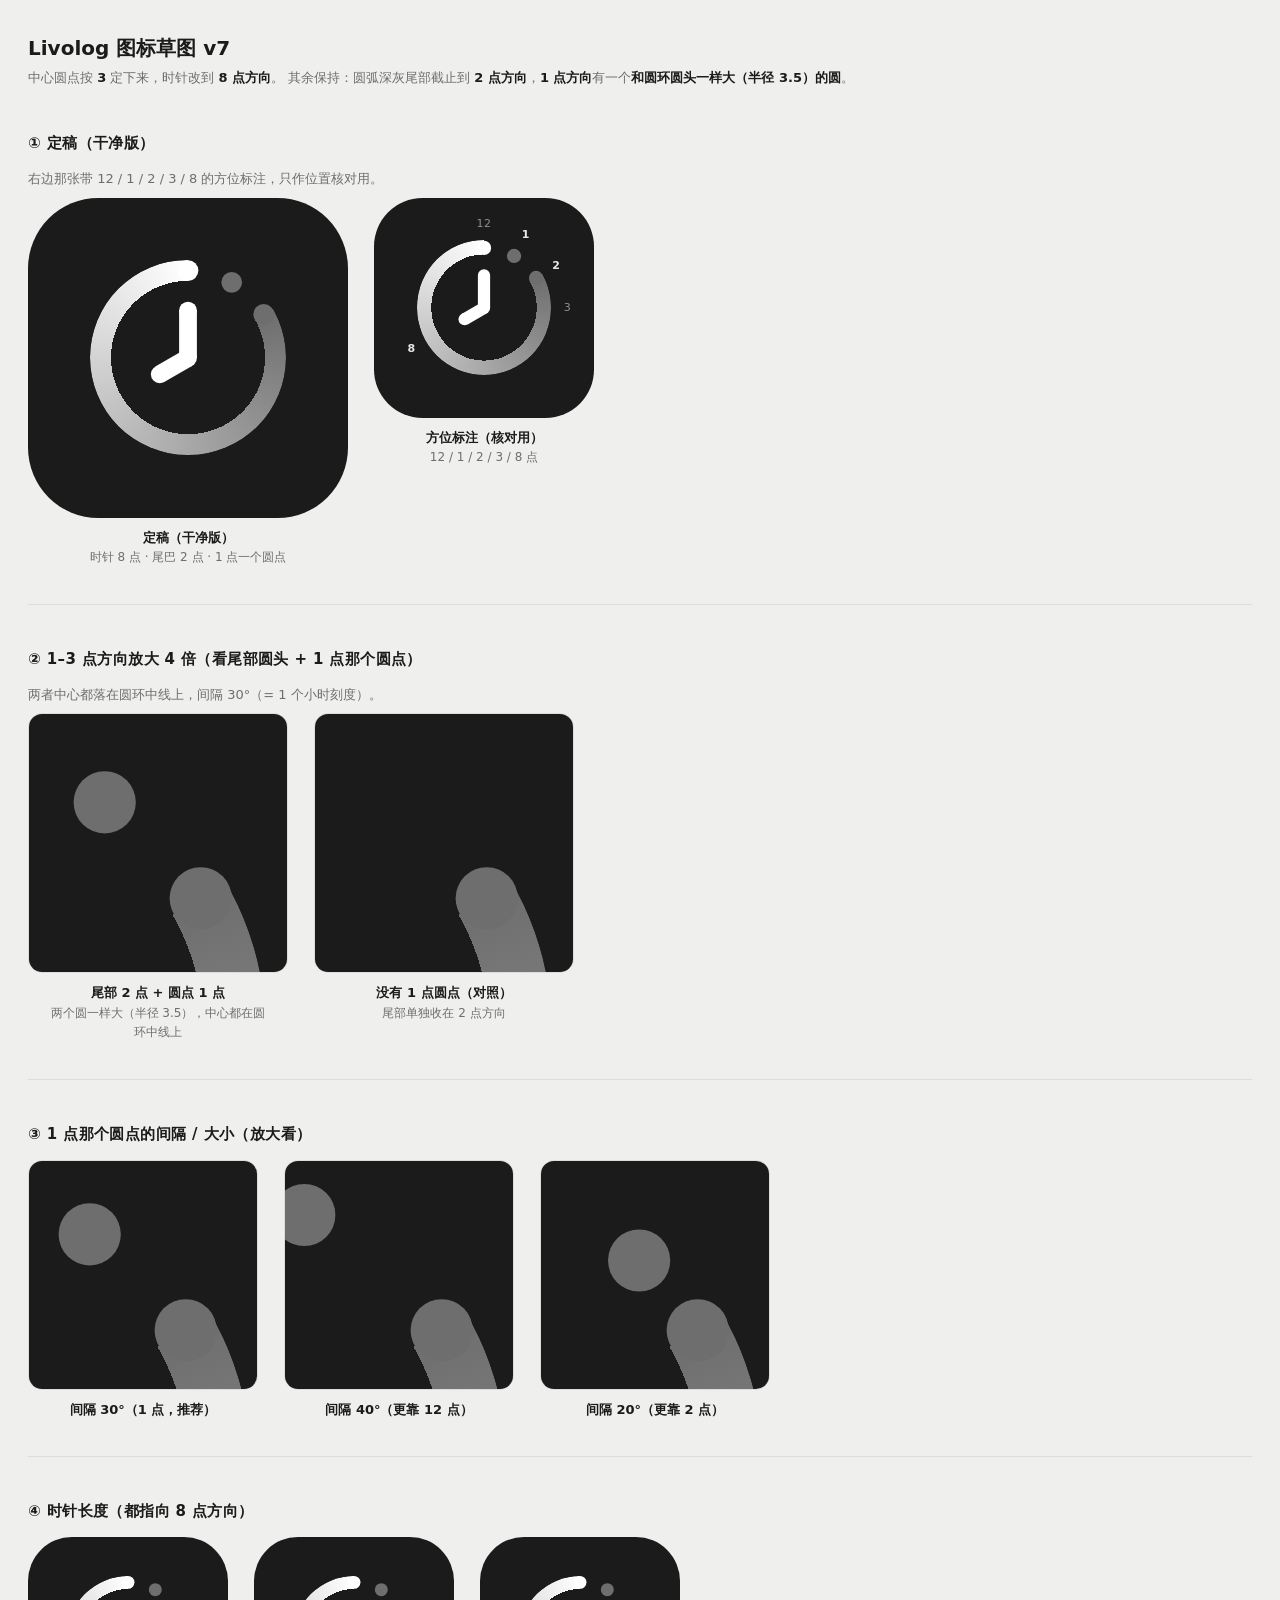
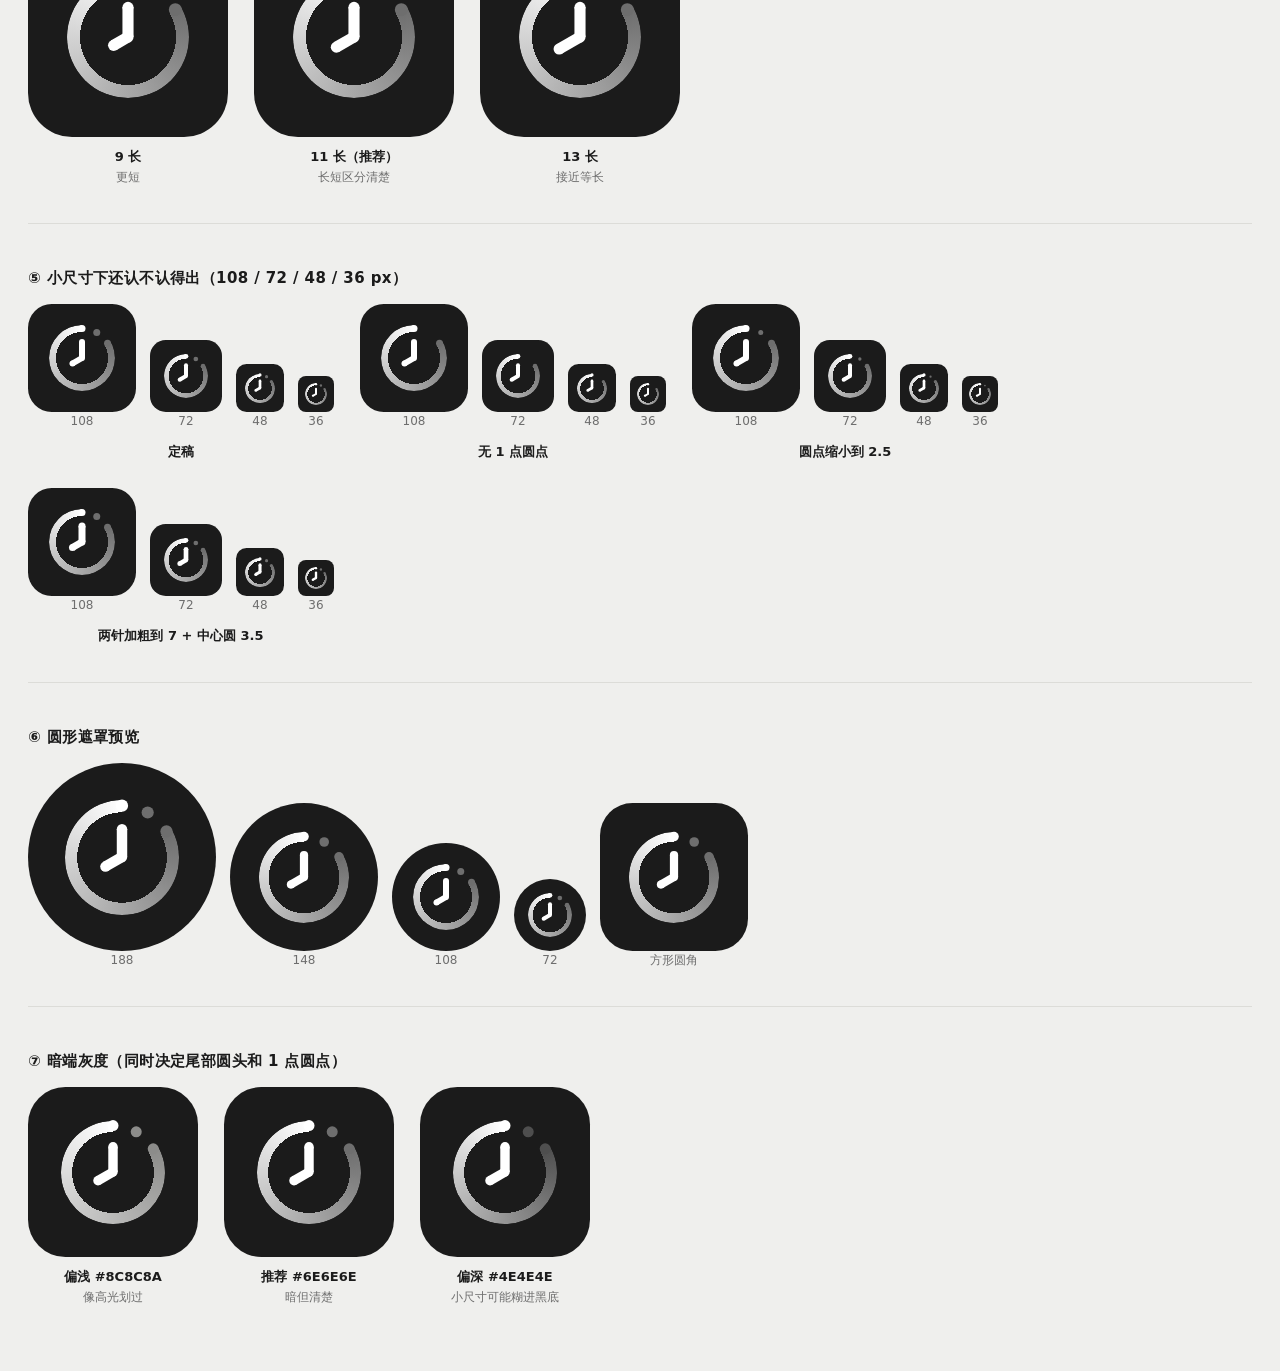
<file: design/icon-sketch.html>
<!DOCTYPE html>
<html lang="zh-CN">

<head>
    <meta charset="utf-8" />
    <title>Livolog 图标草图 v7</title>
    <style>
        :root {
            --bg: #EFEFED;
            --ink: #1B1B1B;
            --muted: #6E6E6E;
            --line: #DCDCD8;
            --icon-bg: #1B1B1B;
        }

        * { box-sizing: border-box; }

        body {
            margin: 0;
            padding: 32px 28px 64px;
            background: var(--bg);
            color: var(--ink);
            font: 14px/1.6 Roboto, "Noto Sans SC", "PingFang SC", "Microsoft YaHei", system-ui, sans-serif;
        }

        h1 { margin: 0 0 4px; font-size: 20px; }
        h2 { margin: 42px 0 14px; font-size: 15px; letter-spacing: .4px; }
        p.note { margin: 0 0 8px; color: var(--muted); font-size: 13px; }
        p.note b { color: var(--ink); }

        .row { display: flex; flex-wrap: wrap; gap: 26px; align-items: flex-start; }
        .cell { text-align: center; }
        .cell .name { margin-top: 10px; font-size: 13px; font-weight: 600; }
        .cell .sub { color: var(--muted); font-size: 12px; max-width: 220px; margin: 0 auto; }

        .icon {
            position: relative;
            display: block;
            background: var(--icon-bg);
            border-radius: 22%;
            overflow: hidden;
        }

        .icon.round { border-radius: 50%; }

        .icon .ring {
            position: absolute;
            inset: 19.44%;
            border-radius: 50%;
            -webkit-mask: radial-gradient(closest-side, transparent 78.6%, #000 78.6%);
            mask: radial-gradient(closest-side, transparent 78.6%, #000 78.6%);
        }

        .icon svg {
            position: absolute;
            inset: 0;
            width: 100%;
            height: 100%;
            display: block;
        }

        /* 方位标注：12 / 1 / 2 / 3 / 7 点 */
        .labeled { position: relative; }
        .labeled .mark {
            position: absolute;
            transform: translate(-50%, -50%);
            font-size: 11px;
            color: #8E8E8C;
            letter-spacing: .5px;
        }
        .labeled .mark.hot { color: #E8E8E6; font-weight: 700; }

        .mag { position: relative; overflow: hidden; border-radius: 14px; border: 1px solid var(--line); }
        .mag-inner { position: absolute; transform-origin: 50% 50%; }

        .divider { height: 1px; background: var(--line); margin: 36px 0 0; }
        .sizes { display: flex; gap: 14px; align-items: flex-end; }
        code { color: var(--ink); }
    </style>
</head>

<body>
    <h1>Livolog 图标草图 v7</h1>
    <p class="note">
        中心圆点按 <b>3</b> 定下来，时针改到 <b>8 点方向</b>。
        其余保持：圆弧深灰尾部截止到 <b>2 点方向</b>，<b>1 点方向</b>有一个<b>和圆环圆头一样大（半径 3.5）的圆</b>。
    </p>

    <!-- ---------------------------------------------------------------- -->
    <h2>① 定稿（干净版）</h2>
    <p class="note">右边那张带 12 / 1 / 2 / 3 / 8 的方位标注，只作位置核对用。</p>
    <div class="row" id="hero"></div>

    <div class="divider"></div>

    <!-- ---------------------------------------------------------------- -->
    <h2>② 1–3 点方向放大 4 倍（看尾部圆头 + 1 点那个圆点）</h2>
    <p class="note">两者中心都落在圆环中线上，间隔 30°（= 1 个小时刻度）。</p>
    <div class="row" id="mag"></div>

    <div class="divider"></div>

    <!-- ---------------------------------------------------------------- -->
    <h2>③ 1 点那个圆点的间隔 / 大小（放大看）</h2>
    <div class="row" id="dotopts"></div>

    <div class="divider"></div>

    <!-- ---------------------------------------------------------------- -->
    <h2>④ 时针长度（都指向 8 点方向）</h2>
    <div class="row" id="hourlen"></div>

    <div class="divider"></div>

    <!-- ---------------------------------------------------------------- -->
    <h2>⑤ 小尺寸下还认不认得出（108 / 72 / 48 / 36 px）</h2>
    <div class="row" id="small"></div>

    <div class="divider"></div>

    <!-- ---------------------------------------------------------------- -->
    <h2>⑥ 圆形遮罩预览</h2>
    <div class="row" id="round"></div>

    <div class="divider"></div>

    <!-- ---------------------------------------------------------------- -->
    <h2>⑦ 暗端灰度（同时决定尾部圆头和 1 点圆点）</h2>
    <div class="row" id="params"></div>

    <script>
        // ---------------------------------------------------------------
        // 几何（108 × 108 视口 = Android VectorDrawable 坐标）
        //   圆心        (54, 54)
        //   圆弧外半径  33 ／ 线宽 7 ／ 内半径 26 ／ 中线半径 29.5
        //   圆头/圆点   半径 3.5
        //   分针        16 长，指向 12 点（顺时针 0°）
        //   时针        11 长，指向 8 点方向（顺时针 240°）
        //   两针线宽    6 ／ 中心圆 3（= 半宽，与两针相切）
        //   圆弧        从 12 点逆时针 → 截止在 2 点方向（顺时针 60°）
        //   1 点圆点    顺时针 30°，半径 3.5
        // ---------------------------------------------------------------
        var MID_R = 29.5;
        var CAP_R = 3.5;

        var LIGHT = '#FFFFFF';
        var DARK = '#6E6E6E';

        var ARC_END = 60;    // 圆弧深灰尾部截止的角度（2 点方向）
        var DOT_ANGLE = 30;  // 1 点方向的圆点
        var HOUR_ANGLE = 240; // 时针：8 点方向

        function polar(angle, len) {
            var rad = angle * Math.PI / 180;
            return [54 + len * Math.sin(rad), 54 - len * Math.cos(rad)];
        }

        function num(v) { return Number(v).toFixed(2); }

        // conic-gradient 的 0deg 在 12 点、角度沿顺时针递增，
        // 所以「12 点起逆时针走到 ARC_END」= 透明段挂在 0deg 一侧
        function arcBackground(dark, end) {
            return 'conic-gradient(from 0deg, transparent 0deg ' + end + 'deg, ' +
                dark + ' ' + end + 'deg, ' + LIGHT + ' 360deg)';
        }

        function dotAt(angle, radius, color, r) {
            var p = polar(angle, radius);
            return '<circle cx="' + num(p[0]) + '" cy="' + num(p[1]) + '" r="' + (r || CAP_R) + '" fill="' + color + '"/>';
        }

        function hands(o) {
            var w = o.w, half = w / 2;
            var mEnd = polar(0, o.minute);
            var hEnd = polar(o.hourAngle, o.hour);

            var s = '<g fill="none" stroke="#FFFFFF" stroke-linecap="butt" stroke-width="' + w + '">' +
                '<path d="M54 54 L' + num(mEnd[0]) + ' ' + num(mEnd[1]) + '"/>' +
                '<path d="M54 54 L' + num(hEnd[0]) + ' ' + num(hEnd[1]) + '"/>' +
                '</g>';

            // 针尖圆头（半径 = 半宽）
            s += '<circle cx="' + num(mEnd[0]) + '" cy="' + num(mEnd[1]) + '" r="' + num(half) + '" fill="#FFFFFF"/>';
            s += '<circle cx="' + num(hEnd[0]) + '" cy="' + num(hEnd[1]) + '" r="' + num(half) + '" fill="#FFFFFF"/>';

            if (o.hub > 0) {
                s += '<circle cx="54" cy="54" r="' + o.hub + '" fill="#FFFFFF"/>';
            }
            return s;
        }

        var BASE = { minute: 16, hour: 11, hourAngle: HOUR_ANGLE, w: 6, dark: DARK, hub: 3, arcEnd: ARC_END, dot: DOT_ANGLE, dotR: CAP_R };

        function mix(extra) { return Object.assign({}, BASE, extra); }

        function overlay(o) {
            var s = dotAt(0, MID_R, LIGHT);                 // 12 点：白色圆头
            s += dotAt(o.arcEnd, MID_R, o.dark);            // 圆弧尾部：深灰圆头
            if (o.dot !== null) s += dotAt(o.dot, MID_R, o.dark, o.dotR); // 1 点：同尺寸深灰圆点
            return '<svg viewBox="0 0 108 108">' + s + hands(o) + '</svg>';
        }

        function icon(o, size, round) {
            return '<div class="icon' + (round ? ' round' : '') + '" style="width:' + size +
                'px;height:' + size + 'px">' +
                '<div class="ring" style="background:' + arcBackground(o.dark, o.arcEnd) + '"></div>' +
                overlay(o) + '</div>';
        }

        // 带方位标注
        function labeled(o, size) {
            var marks = [[0, '12'], [30, '1'], [60, '2'], [90, '3'], [240, '8']].map(function (m) {
                var p = polar(m[0], 41);
                var hot = (m[0] === 30 || m[0] === 60 || m[0] === 240);
                return '<span class="mark' + (hot ? ' hot' : '') + '" style="left:' +
                    (p[0] / 108 * 100).toFixed(2) + '%;top:' + (p[1] / 108 * 100).toFixed(2) + '%">' +
                    m[1] + '</span>';
            }).join('');
            return '<div class="labeled" style="width:' + size + 'px;height:' + size + 'px">' +
                icon(o, size) + marks + '</div>';
        }

        // 放大镜：把 size 像素的图标放大 zoom 倍，让视口坐标 (tx, ty) 落在窗口正中
        function magnifier(o, box, size, zoom, tx, ty) {
            var off = (box - size) / 2;
            var dx = -(tx / 108 * size - size / 2) * zoom;
            var dy = -(ty / 108 * size - size / 2) * zoom;
            return '<div class="mag" style="width:' + box + 'px;height:' + box + 'px">' +
                '<div class="mag-inner" style="left:' + off + 'px;top:' + off + 'px;width:' + size +
                'px;height:' + size + 'px;transform:translate(' + dx.toFixed(1) + 'px,' + dy.toFixed(1) +
                'px) scale(' + zoom + ')">' + icon(o, size) + '</div></div>';
        }

        function cell(html, name, sub) {
            return '<div class="cell">' + html +
                '<div class="name">' + name + '</div>' +
                (sub ? '<div class="sub">' + sub + '</div>' : '') + '</div>';
        }

        // 1–3 点之间那块的中点：45° 方向、圆环中线上
        var MID_1_2 = polar(45, MID_R);

        // ① 定稿
        document.getElementById('hero').innerHTML =
            cell(icon(mix(), 320), '定稿（干净版）', '时针 8 点 · 尾巴 2 点 · 1 点一个圆点') +
            cell(labeled(mix(), 220), '方位标注（核对用）', '12 / 1 / 2 / 3 / 8 点');

        // ② 放大
        document.getElementById('mag').innerHTML =
            cell(magnifier(mix(), 260, 240, 4, MID_1_2[0], MID_1_2[1]), '尾部 2 点 + 圆点 1 点',
                '两个圆一样大（半径 3.5），中心都在圆环中线上') +
            cell(magnifier(mix({ dot: null }), 260, 240, 4, MID_1_2[0], MID_1_2[1]), '没有 1 点圆点（对照）',
                '尾部单独收在 2 点方向');

        // ③ 圆点的间隔与大小
        document.getElementById('dotopts').innerHTML =
            cell(magnifier(mix(), 230, 240, 4, MID_1_2[0], MID_1_2[1]), '间隔 30°（1 点，推荐）', '') +
            cell(magnifier(mix({ dot: 20 }), 230, 240, 4, MID_1_2[0], MID_1_2[1]), '间隔 40°（更靠 12 点）', '') +
            cell(magnifier(mix({ dot: 40 }), 230, 240, 4, MID_1_2[0], MID_1_2[1]), '间隔 20°（更靠 2 点）', '');

        // ④ 时针长度
        document.getElementById('hourlen').innerHTML = [
            [9, '9 长', '更短'],
            [11, '11 长（推荐）', '长短区分清楚'],
            [13, '13 长', '接近等长']
        ].map(function (item) {
            return cell(icon(mix({ hour: item[0] }), 200), item[1], item[2]);
        }).join('');

        // ⑤ 小尺寸
        var SIZES = [108, 72, 48, 36];
        document.getElementById('small').innerHTML = [
            ['定稿', mix()],
            ['无 1 点圆点', mix({ dot: null })],
            ['圆点缩小到 2.5', mix({ dotR: 2.5 })],
            ['两针加粗到 7 + 中心圆 3.5', mix({ w: 7, hub: 3.5 })]
        ].map(function (item) {
            var html = '<div class="sizes">';
            SIZES.forEach(function (size) {
                html += '<div class="cell">' + icon(item[1], size) +
                    '<div class="sub">' + size + '</div></div>';
            });
            html += '</div>';
            return '<div class="cell">' + html + '<div class="name">' + item[0] + '</div></div>';
        }).join('');

        // ⑥ 圆形遮罩
        var roundHtml = '<div class="sizes">';
        [188, 148, 108, 72].forEach(function (size) {
            roundHtml += '<div class="cell">' + icon(mix(), size, true) +
                '<div class="sub">' + size + '</div></div>';
        });
        roundHtml += '<div class="cell">' + icon(mix(), 148, false) +
            '<div class="sub">方形圆角</div></div></div>';
        document.getElementById('round').innerHTML = '<div class="cell">' + roundHtml + '</div>';

        // ⑦ 暗端灰度
        document.getElementById('params').innerHTML = [
            ['#8C8C8A', '偏浅 #8C8C8A', '像高光划过'],
            ['#6E6E6E', '推荐 #6E6E6E', '暗但清楚'],
            ['#4E4E4E', '偏深 #4E4E4E', '小尺寸可能糊进黑底']
        ].map(function (item) {
            return cell(icon(mix({ dark: item[0] }), 170), item[1], item[2]);
        }).join('');
    </script>
</body>

</html>
</file>
<file: app/src/main/assets/www/styles.css>
/* ==========================================================================
   Livolog - 基础样式
   主题色：黑白，但使用不同质感的灰阶，避免纯黑 #000 / 纯白 #fff。
   白天主题以白为主，夜间主题以黑为主。
   ========================================================================== */

/* --------------------------------------------------------------------------
   内置字体：更纱等宽黑体（Sarasa Mono SC）的子集版。
   完整的 Regular / Bold 各 24 MB，这里只保留
   「拉丁 + 常用标点 + 全角 + GB2312 全集 + 网页实际用到的字符」，转 WOFF2 后各 1.5 MB。
   用户输入生僻字时浏览器会自动回退到下一个兜底字体，不会出现方块。
   授权 SIL OFL 1.1（见 fonts/LICENSE-Sarasa-OFL.txt）；因为做了子集化，
   按 OFL 的「修改版」处理，这里用自定族名，不冒用 Sarasa 的名号。
   -------------------------------------------------------------------------- */
@font-face {
    font-family: "Livolog Mono";
    src: url("fonts/livolog-mono-regular.woff2") format("woff2");
    /* 界面里用到 400 / 500 / 600 / 700 四档；两个文件各自吃两档，映射保持确定 */
    font-weight: 400 500;
    font-style: normal;
    font-display: swap;
}

@font-face {
    font-family: "Livolog Mono";
    /* 用 Bold 而不是 SemiBold：SemiBold 在 15px 的黑白界面上几乎看不出「粗」 */
    src: url("fonts/livolog-mono-bold.woff2") format("woff2");
    font-weight: 600 700;
    font-style: normal;
    font-display: swap;
}

/* 白天主题（默认）：页面背景比导航栏更深 */
:root {
    color-scheme: light dark;

    /* 原生壳推过来的系统栏尺寸（会以行内样式覆写这里）；env() 只是浏览器预览时的兜底 */
    --safe-top: env(safe-area-inset-top, 0px);
    --safe-right: env(safe-area-inset-right, 0px);
    --safe-bottom: env(safe-area-inset-bottom, 0px);
    --safe-left: env(safe-area-inset-left, 0px);
    --keyboard: 0px;

    /* 可滚动页面底部的留白（见 .page），让最后一条内容不贴导航栏 */
    --page-bottom-space: 24px;

    --bg: #EFEFED;
    --nav-bg: #FCFCFB;
    --surface: #FCFCFB;
    --surface-raised: #E6E6E4;
    --on-surface: #1B1B1B;
    --on-surface-variant: #6E6E6E;
    --outline: #E1E1DE;
    --nav-active: #1B1B1B;
    --nav-inactive: #8C8C8A;
    /* 破坏性操作（删除等）专用：整站黑白，只有这里破例用红
       ⚠️ v0.1.19 用户反馈「颜色有点淡」→ 提高饱和度、加深一点（原 #B3261E） */
    --danger: #C6211A;
    /* 确认操作专用：与 --danger 同一色系（同明度、同饱和度水平）的绿
       ⚠️ v0.1.19 同步调鲜（原 #1F6B3A） */
    --success: #15803D;

    /* 悬浮按钮 / 主按钮：反色，跟随当前主题最强的前景色 */
    --fab-bg: var(--nav-active);
    --fab-fg: var(--bg);

    /* 图标面板：列数 / 格子大小 / 间距 / 内边距。
       JS 要读这几个值算面板宽度（见 components.js），改这里就够了。
       面板是居中模态，宽度只受「视窗 − 2 × 离屏幕留白」限制（留白在 JS 里定）。 */
    --icon-cols: 7;
    --icon-option: 40px;
    --icon-gap: 4px;
    --icon-panel-pad: 10px;
}

/* 夜间主题：跟随系统（用户显式选了日间时不生效） */
@media (prefers-color-scheme: dark) {
    :root:not([data-theme="light"]) {
        --bg: #1E1E1E;
        --nav-bg: #131313;
        --surface: #242424;
        --surface-raised: #303030;
        --on-surface: #ECECEA;
        --on-surface-variant: #9A9A98;
        --outline: #333333;
        --nav-active: #F2F2F0;
        --nav-inactive: #7E7E7C;
        --danger: #FF8A80;
        --success: #7EE2A8;
    }
}

/* 夜间主题：用户在设置里手动指定 */
:root[data-theme="dark"] {
    --bg: #1E1E1E;
    --nav-bg: #131313;
    --surface: #242424;
    --surface-raised: #303030;
    --on-surface: #ECECEA;
    --on-surface-variant: #9A9A98;
    --outline: #333333;
    --nav-active: #F2F2F0;
    --nav-inactive: #7E7E7C;
    --danger: #FF8A80;
    --success: #7EE2A8;
}

/* 让原生表单控件（如下拉框）的配色也跟随手动主题 */
:root[data-theme="light"] {
    color-scheme: light;
}

:root[data-theme="dark"] {
    color-scheme: dark;
}

*,
*::before,
*::after {
    box-sizing: border-box;
}

html,
body {
    height: 100%;
}

body {
    margin: 0;
    background: var(--bg);
    color: var(--on-surface);
    font-family: "Livolog Mono", Roboto, "Noto Sans SC", "PingFang SC", "Microsoft YaHei", system-ui, sans-serif;
    font-size: 15px;
    line-height: 1.5;
    -webkit-font-smoothing: antialiased;
    -webkit-tap-highlight-color: transparent;
    -webkit-user-select: none;
    user-select: none;
    touch-action: manipulation;
    overscroll-behavior: none;
    overflow: hidden;
}

#app {
    display: flex;
    flex-direction: column;
    height: 100%;
    height: 100dvh;
    /* WebView 是全屏的，这里自己让开状态栏与挖孔 */
    padding-top: var(--safe-top);
    padding-right: var(--safe-right);
    padding-left: var(--safe-left);
}

#content {
    flex: 1 1 auto;
    min-height: 0;
    position: relative;
}

/* --------------------------------------------------------------------------
   页面顶部标题
   -------------------------------------------------------------------------- */

.page-header {
    flex: 0 0 auto;
    display: flex;
    align-items: center;
    justify-content: center;
    height: 56px;
    padding: 0 16px;
}

.page-title {
    margin: 0;
    font-size: 17px;
    /* 标题统一：深色 + 全大写 + 粗体（中文没有大小写，uppercase 对中文无效，不影响） */
    font-weight: 700;
    line-height: 24px;
    letter-spacing: 0.5px;
    color: var(--on-surface);
    text-transform: uppercase;
    white-space: nowrap;
    overflow: hidden;
    text-overflow: ellipsis;
}

/* --------------------------------------------------------------------------
   设置列表
   整个列表是一张卡片（--surface），与页面背景（--bg）拉开差异，
   从而一眼看出「这是一栏」；每行统一为 左名称 / 右值。
   -------------------------------------------------------------------------- */

.setting-list {
    list-style: none;
    margin: 0 16px;
    padding: 0;
    background: var(--surface);
    border-radius: 16px;
    /* 与记录卡片一致：加一条上边缘，和上面的分区标题分得开 */
    border-top: 1px solid var(--outline);
    overflow: hidden;
}

.setting-item {
    display: flex;
    align-items: center;
    justify-content: space-between;
    gap: 16px;
    min-height: 56px;
    padding: 6px 20px;
    border-bottom: 1px solid var(--outline);
}

.setting-item:last-child {
    border-bottom: 0;
}

/* 按下反馈：仅整行可点的设置项（:has 不支持时自动退化为无反馈） */
.setting-item:has(.setting-action:active) {
    background: var(--surface-raised);
}

.setting-label {
    flex: 1 1 auto;
    min-width: 0;
    /* 名称必须贴左；整行可点的行是 <button>，浏览器默认 text-align:center 会把名字挤到中间 */
    text-align: left;
    font-size: 15px;
    /* 与表单一致：栏目名 = 深色 + 粗体，值 = 浅色 + 正常字重 */
    font-weight: 700;
    color: var(--on-surface);
}

/* 右侧当前值（主题名、版本号、存储路径等）：右对齐，且不超过整行的一半 */
.setting-value {
    flex: 0 1 auto;
    min-width: 0;
    max-width: 50%;
    font-size: 15px;
    color: var(--on-surface-variant);
    font-variant-numeric: tabular-nums;
    overflow: hidden;
    white-space: nowrap;
    text-align: right;
    text-overflow: ellipsis;
}

/* 自绘下拉：按钮 + 下拉菜单都走 app 自己的黑白风格 */
.select-wrap {
    position: relative;
    display: flex;
    align-items: center;
    flex: 0 0 auto;
    max-width: 62%;
}

.form-select {
    display: block;
    max-width: 100%;
    margin: 0;
    padding: 8px 22px 8px 10px;
    border: 0;
    border-radius: 0;
    background: none;
    /* 下拉也是「值」：浅色 + 正常字重 */
    color: var(--on-surface-variant);
    font: inherit;
    font-size: 15px;
    font-weight: 400;
    line-height: 24px;
    text-align: right;
    cursor: pointer;
    outline: none;
    -webkit-tap-highlight-color: transparent;
    transition: transform 120ms ease, opacity 120ms ease;
}

.form-select:active {
    transform: scale(0.96);
    opacity: 0.6;
}

.form-select:disabled {
    color: var(--on-surface-variant);
    opacity: 0.6;
    pointer-events: none;
}

.form-select-label {
    display: block;
    max-width: 46vw;
    overflow: hidden;
    white-space: nowrap;
    text-overflow: ellipsis;
}

.form-select-label.is-placeholder {
    color: var(--on-surface-variant);
    opacity: 0.6;
}

.select-chevron {
    position: absolute;
    right: 0;
    display: grid;
    place-items: center;
    color: var(--on-surface-variant);
    pointer-events: none;
}

.select-chevron svg {
    display: block;
    width: 18px;
    height: 18px;
    fill: currentColor;
}

/* --------------------------------------------------------------------------
   页面容器
   -------------------------------------------------------------------------- */

.page {
    position: absolute;
    inset: 0;
    overflow-y: auto;
    -webkit-overflow-scrolling: touch;
    overscroll-behavior: contain;
    /*
       底部留白：滚到底时最后一条内容不要贴着导航栏。
       ⚠️ 只在 .page 上加，别指望某个页面的分组 padding —— 以前就是靠
          `.setting-group { padding: 4px 0 }` 那 4px，设置页滚到底末行几乎是
          贴着导航栏的（实测间隙 0px），用户报「预留空间太小」。
          `--safe-bottom` 只影响外层 #app 的布局，这里不用再叠加。
    */
    padding-bottom: var(--page-bottom-space);
}

.page[hidden] {
    display: none;
}

/* --------------------------------------------------------------------------
   视图栏（时间页标题下方）：左边当前视图名，右边切换按钮
   -------------------------------------------------------------------------- */

.view-bar {
    position: sticky;
    top: 0;
    z-index: 2;
    display: flex;
    align-items: center;
    justify-content: space-between;
    gap: 8px;
    height: 48px;
    padding: 0 8px 0 20px;
    background: var(--bg);
}

.view-current {
    font-size: 14px;
    font-weight: 500;
    letter-spacing: 0.2px;
    color: var(--on-surface-variant);
}

.icon-button {
    display: grid;
    place-items: center;
    width: 40px;
    height: 40px;
    padding: 0;
    border: 0;
    border-radius: 50%;
    background: transparent;
    color: var(--on-surface-variant);
    cursor: pointer;
    outline: none;
    transition: background-color 160ms ease, color 160ms ease;
}

.icon-button:active {
    background: var(--surface-raised);
    color: var(--on-surface);
}

.icon-button svg {
    width: 22px;
    height: 22px;
    fill: currentColor;
}

/* --------------------------------------------------------------------------
   列表与卡片
   -------------------------------------------------------------------------- */

.card-list {
    list-style: none;
    margin: 0;
    /* 底部留出悬浮按钮的位置 */
    padding: 4px 0 96px;
}

.card {
    display: flex;
    align-items: center;
    gap: 14px;
    min-height: 60px;
    padding: 12px 20px;
    /* 每张卡片都画上边缘：卡片本身没有底色，没有这条线就和上面的标题分不开。
       用上边缘而不是下边缘，这样列表头部（标题）下面也有一条界。 */
    border-top: 1px solid var(--outline);
}

/*
   ⚠️ 只有**记录卡片**才是竖向两行（上行「图标 + 行为名 + 时间」，下行描述），
      所以用修饰类 `.card-stacked` 而不是改 `.card` 本身 ——
      改 `.card` 会连带把行为页 / 跟踪页的列表卡片也变成竖排，
      图标、文字、箭头会各占一行（v0.1.24 踩过，用户报「卡片布局乱了」）。
*/
.card-stacked {
    flex-direction: column;
    align-items: stretch;
    gap: 6px;
}

/* 记录卡片原来那一行：图标 + 主文字 + 右侧时间 */
.card-main {
    display: flex;
    align-items: center;
    gap: 14px;
    min-width: 0;
}

.card.is-selected {
    background: var(--surface-raised);
}

/*
   长按拖动排序：被拖的那张抬起来，整列表禁止选中文字。
   拖动过程中卡片是「就地换位」的（不做位移补间），看着就是它跟着手指走。
*/
.card.is-dragging {
    position: relative;
    z-index: 2;
    background: var(--surface-raised);
    box-shadow: 0 6px 18px rgba(0, 0, 0, 0.28);
}

.card-list.is-sorting {
    user-select: none;
    -webkit-user-select: none;
    cursor: grabbing;
}

.card-icon {
    display: grid;
    place-items: center;
    flex: 0 0 auto;
    width: 24px;
    height: 24px;
    color: var(--on-surface);
}

.card-icon svg {
    width: 24px;
    height: 24px;
    fill: currentColor;
}

.card-title {
    flex: 1 1 auto;
    min-width: 0;
    font-size: 15px;
    /* 卡片左侧正文用粗体，和右边的时间（浅色）拉开层次 */
    font-weight: 700;
    color: var(--on-surface);
    overflow: hidden;
    text-overflow: ellipsis;
    white-space: nowrap;
}

/*
   记录卡片左边那两行：主文字 + 选填的描述。
   没描述时只有主文字，卡片高度不变。
*/
.card-body {
    flex: 1 1 auto;
    min-width: 0;
    display: flex;
    flex-direction: column;
    gap: 2px;
}

/* 竖着排的时候别让标题在高度上撑开 */
.card-body .card-title {
    flex: 0 0 auto;
}

.card-note {
    font-size: 13px;
    line-height: 18px;
    color: var(--on-surface-variant);
    overflow-wrap: anywhere;
    /*
       ⚠️ 必须保留换行：描述是多行输入（textarea），用户在里按的回车要算数。
          `white-space: normal` 会把 `\n` 折叠成空格 —— 那样不仅是「显示不换行」，
          连「需不需要折叠」都判断错（自然高度被算成一行）。
          `pre-wrap` = 保留换行 + 仍然自动折行（长句不会横向溢出）。
    */
    white-space: pre-wrap;
    /*
       ⚠️ 描述要能**长按复制**，所以这里放开选中。
          卡片列表在长按拖动/多选时会整体 `user-select: none`，
          描述必须显式覆盖回来，否则选不中文字。
    */
    user-select: text;
    -webkit-user-select: text;
    cursor: text;
}

/*
   描述行：默认**只显示一行**，超出部分裁掉；`.is-expanded` 展开显示全部。
   ⚠️ 只有 JS 量出「确实溢出」时才加 `.is-collapsible`（可点），
      短描述保持纯文本、不加多余交互。
*/
.card-note-row {
    min-width: 0;
    /* 让描述与行为名左沿对齐（跳过图标那一列） */
    padding-left: 38px;
    /*
       ⚠️ 这里**不能**用 `gap`：不可折叠的描述行只有一个子元素，
          用 gap 会让「可折叠」和「不可折叠」两种行的文字起点差一个箭头宽度，
          在列表里看起来就是描述忽左忽右不对齐。
          对齐交给箭头的 `margin-left: auto`（把箭头推到最右）。
    */
    display: flex;
    align-items: flex-start;
}

.card-note-row.is-collapsible {
    cursor: pointer;
}

/*
   展开/收起指示箭头：Google Material Icons `expand_more`
   `margin-left: auto` 把箭头推到最右，描述占满剩下的宽度。
*/
.card-note-toggle {
    flex: 0 0 auto;
    width: 18px;
    height: 18px;
    margin-left: auto;
    color: var(--on-surface-variant);
    opacity: 0.7;
    transition: transform 0.18s ease;
}

.card-note-toggle svg {
    display: block;
    width: 18px;
    height: 18px;
    fill: currentColor;
}

/* 展开后箭头翻转，指向「收起」 */
.card-note-row.is-expanded .card-note-toggle {
    transform: rotate(180deg);
}

/*
   ⚠️⚠️ 折叠的截断必须写在 `.card-note` **内部**的 span 上，不能写在 `.card-note` 自己身上。

   原因（踩过的坑）：`display: -webkit-box` 的元素**不是 flex item**，
   不会参与父级 flex 的伸缩计算。如果把 `-webkit-box` 加在 `.card-note` 上，
   它就变成了一个「内容多宽就多宽」的块，父行里那个 `margin-left: auto` 的箭头
   会把全部剩余空间吃掉 —— 实测文字可用宽度只剩 **39px**（两个字 + 省略号），
   中间白空 519px。所以：`.card-note` 保持普通 flex item（`min-width: 0` 允许收缩），
   截断交给里面那层 span 去做。
*/
.card-note-row.is-collapsible .card-note {
    min-width: 0;
    /*
       ⚠️ 必须显式 `flex: 1 1 auto`（增长 = 1）。
          默认的 `flex-grow: 0` 下，描述不会去抢剩余空间，而箭头的 `margin-left: auto`
          会把「全部」剩余空间吃掉 —— 描述被挤成最小内容宽 39px（两个字 + 省略号）。
          让描述增长、箭头 `flex: 0 0 auto`，才是「描述占满、箭头贴右」。
    */
    flex: 1 1 auto;
    /* 描述与箭头之间的呼吸空间 */
    margin-right: 6px;
    cursor: pointer;
}

/*
   ⚠️ 内层文字 span 的样式必须**自带**（字号/行高/颜色/换行/选中），
      不能指望从 `.card-note` 继承 —— JS 量「描述是否溢出」时，
      会把这一层单独克隆到 `body` 上测量（详见 page-time.js 的 `noteRow`），
      脱离 `.card-note` 上下文后就继承不到任何东西。
      踩过：探测高度量成 23px、宽度 0，短描述被误判成溢出，无端多出一个箭头。
*/
.card-note-text {
    display: block;
    font-size: 13px;
    line-height: 18px;
    color: var(--on-surface-variant);
    overflow-wrap: anywhere;
    white-space: pre-wrap;
    user-select: text;
    -webkit-user-select: text;
    cursor: text;
}

/* 折叠：只显示一行 */
.card-note-row.is-collapsible .card-note-text {
    display: -webkit-box;
    -webkit-line-clamp: 1;
    -webkit-box-orient: vertical;
    overflow: hidden;
}

/* 展开：显示全部 */
.card-note-row.is-collapsible.is-expanded .card-note-text {
    display: block;
    -webkit-line-clamp: none;
    overflow: visible;
}

/*
   卡片处于多选/拖动状态时不允许选文字，但**描述行例外** ——
   用户要靠长按选中描述来复制。
*/
.card-list.is-sorting .card-note-row,
.card.is-selected .card-note-row {
    user-select: text;
    -webkit-user-select: text;
}

/* 多字段跟踪的卡片：一行「字段名 + 值」，每行都跟着主文字的大小 */
.card-value-line {
    display: flex;
    align-items: baseline;
    gap: 8px;
    min-width: 0;
}

.card-value-key {
    flex: 0 0 auto;
    font-size: 13px;
    color: var(--on-surface-variant);
}

/*
   项目编辑（跟踪项表单）：一个项目一行。
   每行直接占满整行（不做「左标签右值」），这样输入框的左沿和上面的名称框对齐。
   「Items」这个标题要跟上面的「Name」长得一样（同样 15px / 700 / 深色），
   覆盖规则写在 .form-block > .form-label 之后（见那个规则下面）。
   -------------------------------------------------------------------------- */

.field-rows {
    display: flex;
    flex-direction: column;
    gap: 8px;
}

.field-row {
    display: flex;
    align-items: center;
    gap: 8px;
}

.field-row .form-input {
    /* ⚠️ .form-input 默认是「值」的样式（右对齐）；字段名属干「栏目」，要贴左 */
    flex: 1 1 auto;
    min-width: 0;
    text-align: left;
}

.field-remove {
    flex: 0 0 auto;
}

.field-add {
    /*
       用户 2026-09-22 要求：新建跟踪项表单里的「添加项目」按钮靠右。
       ⚠️ 父级 .form-block-items 是普通块级（不是 flex），所以 align-self 没用，
          得用 display:block + margin-left:auto 才会贴右。
    */
    display: block;
    margin: 10px 0 0 auto;
    padding: 6px 0;
    border: 0;
    background: none;
    color: var(--on-surface-variant);
    font: inherit;
    font-size: 14px;
    font-weight: 700;
    cursor: pointer;
    outline: none;
    -webkit-tap-highlight-color: transparent;
}

.field-add:active {
    opacity: 0.55;
}

/* 时间右对齐；年月日在上、时分在下 */
.card-time {
    flex: 0 0 auto;
    display: flex;
    flex-direction: column;
    align-items: flex-end;
    text-align: right;
    font-variant-numeric: tabular-nums;
}

.card-time-date {
    font-size: 13px;
    line-height: 18px;
    color: var(--on-surface-variant);
}

.card-time-clock {
    font-size: 15px;
    font-weight: 500;
    line-height: 20px;
    color: var(--on-surface);
}

/*
   卡片之间的日期分隔：同一天只出现一次，换天才插一条。
   比「年 / 月 / 周」分区标题更轻——分区标题是深色粗体，这个只用浅色。
*/
.day-mark {
    padding: 14px 20px 7px;
    font-size: 12px;
    font-weight: 700;
    letter-spacing: 0.6px;
    color: var(--on-surface-variant);
    font-variant-numeric: tabular-nums;
}

.empty-state {
    padding: 48px 20px;
    text-align: center;
    font-size: 14px;
    color: var(--on-surface-variant);
}

/* --------------------------------------------------------------------------
   悬浮按钮
   -------------------------------------------------------------------------- */

.fab {
    position: absolute;
    right: 18px;
    bottom: 18px;
    z-index: 3;
    display: grid;
    place-items: center;
    width: 56px;
    height: 56px;
    padding: 0;
    border: 0;
    border-radius: 50%;
    background: var(--fab-bg);
    color: var(--fab-fg);
    cursor: pointer;
    outline: none;
    box-shadow: 0 4px 14px rgba(0, 0, 0, 0.22);
    transition: transform 140ms ease, box-shadow 160ms ease;
}

.fab[hidden] {
    display: none;
}

.fab:active {
    transform: scale(0.92);
    box-shadow: 0 2px 8px rgba(0, 0, 0, 0.24);
}

.fab svg {
    width: 24px;
    height: 24px;
    fill: currentColor;
}

/*
   详情页是全屏覆盖，没有底部导航栏，所以里面的 FAB 单靠 bottom: 18px 会贴到屏幕底。
   补回一条导航栏的高度（.bottom-nav 的 8 + 48 + 8 = 64），
   这样它和页面里的 FAB（导航栏之上 18px）在同一高度。
*/
.detail .fab {
    bottom: calc(64px + 18px);
}

/* --------------------------------------------------------------------------
   弹窗（底部表单）
   -------------------------------------------------------------------------- */

.scrim {
    position: fixed;
    inset: 0;
    z-index: 10;
    background: rgba(0, 0, 0, 0.45);
    opacity: 0;
    transition: opacity 220ms ease;
}

.scrim[hidden] {
    display: none;
}

.scrim.is-open {
    opacity: 1;
}

.sheet {
    position: fixed;
    left: var(--safe-left);
    right: var(--safe-right);
    /* 键盘弹起时整体上移，避免被输入法盖住 */
    bottom: var(--keyboard);
    z-index: 11;
    /*
       ⚠️ 表单弹窗最高占屏幕 3/4（用户要求）：
          再高就顶到状态栏、看着像整页；太矮则多行描述会被挤成一个小窗口。
          弹出键盘时再减去键盘高度，保证输入框不被盖住。
          `dvh` 是移动端正确的「可视高度」（随地址栏收放变化），
          紧跟一行 `vh` 兜住不支持 dvh 的老内核 —— 别删掉任何一行。
    */
    max-height: min(75dvh, calc(100dvh - var(--keyboard) - 24px));
    max-height: min(75vh, calc(100vh - var(--keyboard) - 24px));
    overflow-y: auto;
    overscroll-behavior: contain;
    padding: 8px 20px calc(20px + var(--safe-bottom));
    background: var(--surface);
    border-radius: 20px 20px 0 0;
    box-shadow: 0 -8px 32px rgba(0, 0, 0, 0.28);
    transform: translateY(100%);
    transition: transform 240ms cubic-bezier(0.2, 0, 0, 1);
}

.sheet[hidden] {
    display: none;
}

.sheet.is-open {
    transform: translateY(0);
}

.sheet-title {
    margin: 12px 0 8px;
    font-size: 16px;
    /* 表单标题：深色 + 全大写 + 粗体，居中 */
    font-weight: 700;
    letter-spacing: 0.5px;
    color: var(--on-surface);
    text-align: center;
    text-transform: uppercase;
}

/*
   滚动条：全局不画（滚动照旧，只是没有滑块）。
   自定义 `::-webkit-scrollbar` 会让它从「浮动淡出」变成常驻且占 6px 的经典滚动条，
   颜色还很难在页面/卡片/弹窗各种底色上都合适；移动端习惯直接不显示。
   `scrollbar-width` 是标准属性（Chromium 121+ / Firefox），`::-webkit-scrollbar` 兜住老内核。
   -------------------------------------------------------------------------- */
* {
    scrollbar-width: none;
}

*::-webkit-scrollbar {
    display: none;
    width: 0;
    height: 0;
}

/* --------------------------------------------------------------------------
   表单
   排版规则（全站统一）：
     1. 标题（.sheet-title / .page-title）：深色 + 全大写 + 粗体
     2. 栏目名（.form-label）：深色 + 粗体，保持正常大小写
     3. 值（.form-input / .form-select / .seg）：浅色 + 正常字重，保持正常大小写
     4. 底部按钮（.btn）：全大写
   中文不受 text-transform: uppercase 影响，所以只对英文界面生效。
   -------------------------------------------------------------------------- */

.form-row {
    display: flex;
    align-items: center;
    justify-content: space-between;
    gap: 16px;
    min-height: 56px;
    border-bottom: 1px solid var(--outline);
}

.form-block {
    padding: 14px 0;
    border-bottom: 1px solid var(--outline);
}

.form-block > .form-label {
    display: block;
    margin-bottom: 10px;
    font-size: 13px;
    font-weight: 700;
    color: var(--on-surface);
}

/*
   ⚠️ 必须写在 .form-block > .form-label **之后**：两者优先级相同，靠顺序决胜。
   跟踪项表单的「Items」标题要与上面的「Name」同一规格（15px），
   不能跟着其他 form-block 用 13px 的小标题样式。
*/
.form-block-items > .form-label {
    font-size: 15px;
    font-weight: 700;
    color: var(--on-surface);
}

.form-label {
    flex: 0 0 auto;
    font-size: 15px;
    font-weight: 700;
    color: var(--on-surface);
}

.form-input {
    flex: 1 1 auto;
    min-width: 0;
    padding: 8px 0;
    border: 0;
    background: transparent;
    color: var(--on-surface-variant);
    font: inherit;
    font-size: 15px;
    font-weight: 400;
    text-align: right;
    outline: none;
}

/* 值是浅色的，占位符再淡一点才不会和已填的值混淆 */
.form-input::placeholder {
    color: var(--on-surface-variant);
    opacity: 0.6;
}

/*
   上下排的表单行：标签一行、输入框一行（都从容器左沿开始，输入框左对齐）。
   用于跟踪记录表单里的多字段输入 —— 每个字段名长度不同，
   如果沿用「左标签 / 右值」会让几行的标签左沿参差不齐。
*/
.form-row-stacked {
    flex-direction: column;
    align-items: stretch;
    gap: 4px;
    min-height: 0;
    padding: 12px 0;
}

.form-row-stacked .form-input {
    text-align: left;
    padding: 4px 0;
}

/*
   描述输入框：多行，所以标签在上、框在下（和 .form-row-stacked 同一套思路），
   文字**左对齐** —— 右对齐的多行文本没法读。
   ⚠️ 不要给它套 `.form-row-stacked`：那个类同时改 flex 方向和间距，
      这里只要「标签在上」+ 左对齐这几条，单独写更清楚。
*/
.form-row-note {
    flex-direction: column;
    align-items: stretch;
    gap: 6px;
    min-height: 0;
    padding: 12px 0;
}

.form-textarea {
    text-align: left;
    /*
       ⚠️ 描述框**不要画边框 / 底色**（用户要求）：它跟其他 `.form-input` 一样
          只是「值」那一路的样式，套个框会让表单看起来多了一块输入区域。
       ⚠️ 高度由 JS 按内容自动撑开（`autoGrow`），别在这里写死固定高度 ——
          只给上下限，中间交给内容决定，这样多行描述一都能看全。
    */
    padding: 4px 0;
    border: 0;
    background: transparent;
    line-height: 20px;
    /*
       ⚠️ 不给 `resize`：高度已经按内容自动撑开（JS `autoGrow`），
          再留个拖拽手柄既多余、右下角那个斜纹图标也碍眼。
          太长时由 `max-height` 截住并出现内部滚动。
    */
    resize: none;
    min-height: 40px;
    max-height: 40vh;
    overflow-y: auto;
}

.form-hint {
    margin: 10px 0 0;
    font-size: 13px;
    line-height: 18px;
    color: var(--on-surface-variant);
}

.form-hint[hidden] {
    display: none;
}

.form-actions {
    display: flex;
    align-items: center;
    /* Cancel 靠左，Confirm 靠右 */
    justify-content: space-between;
    gap: 12px;
    padding-top: 18px;
}

/* 纯文字按钮：没有底/边框，按下时缩小并淡出 */
.btn {
    padding: 10px 8px;
    border: 0;
    border-radius: 0;
    background: none;
    color: var(--nav-inactive);
    font: inherit;
    font-size: 15px;
    font-weight: 700;
    /* 取消 / 确定这类底部按钮：全大写 */
    letter-spacing: 0.6px;
    text-transform: uppercase;
    cursor: pointer;
    outline: none;
    -webkit-tap-highlight-color: transparent;
    transition: transform 120ms cubic-bezier(0.2, 0, 0, 1),
        opacity 120ms ease,
        color 160ms ease;
}

.btn:active {
    transform: scale(0.94);
    opacity: 0.55;
}

/*
   确认按钮：用与「删除」红色同色系的绿（用户 2026-09-22 要求）。
   ⚠️ 只有**确认**性质的按钮用绿色；普通动作按钮用 .btn-action（见下），
      否则整页到处都是绿的，绿色就不代表「确认」了。
*/
.btn-primary {
    color: var(--success);
}

/*
   普通动作按钮（如更新弹窗的「更新」）：用原来最强的前景色，不占用绿色。
   「更新」是执行动作，不是对某个操作的确认，所以不该是绿的。
*/
.btn-action {
    color: var(--nav-active);
}

.btn:disabled {
    cursor: default;
    pointer-events: none;
}

/* 不可用时 Confirm 退成与 Cancel 同级的灰 */
.btn-primary:disabled {
    color: var(--nav-inactive);
    opacity: 0.5;
}

/* --------------------------------------------------------------------------
   应用内更新：下载进度条
   -------------------------------------------------------------------------- */

.update-progress {
    display: flex;
    align-items: center;
    gap: 12px;
    padding: 14px 0 0;
}

.update-progress[hidden] {
    display: none;
}

.update-track {
    flex: 1 1 auto;
    height: 4px;
    border-radius: 2px;
    background: var(--surface-raised);
    overflow: hidden;
}

.update-fill {
    display: block;
    width: 0;
    height: 100%;
    border-radius: 2px;
    background: var(--nav-active);
    transition: width 200ms ease;
}

.update-percent {
    flex: 0 0 auto;
    min-width: 40px;
    font-size: 13px;
    font-variant-numeric: tabular-nums;
    text-align: right;
    color: var(--on-surface-variant);
}

/* --------------------------------------------------------------------------
   图标选择器
   行内只显示当前选中的图标，点一下弹出一整块图标面板（图标太多，滑条太长了）。
   ⚠️ .icon-picker 在 .form-row 里：行内是「左标签 / 右值」，而图标不是文字值，
      所以要强制贴到容器右边，不能让它把标签挤开。
   -------------------------------------------------------------------------- */

.icon-picker {
    position: relative;
    flex: 0 0 auto;
    margin-left: auto;
    display: flex;
    align-items: center;
}

.icon-trigger {
    display: grid;
    place-items: center;
    width: 40px;
    height: 40px;
    padding: 0;
    border: 0;
    border-radius: 10px;
    background: transparent;
    color: var(--on-surface);
    font: inherit;
    cursor: pointer;
    outline: none;
    -webkit-tap-highlight-color: transparent;
    transition: background-color 160ms ease;
}

.icon-trigger:active {
    background: var(--surface-raised);
}

.icon-trigger-icon {
    display: grid;
    place-items: center;
    width: 24px;
    height: 24px;
    color: var(--on-surface);
}

.icon-trigger-icon svg {
    width: 24px;
    height: 24px;
    fill: currentColor;
}

/*
   图标面板：**居中的模态对话框**，盖在整个视窗正中间。
   图标有 60+ 个，早先挤在表单行右侧那块小地方，必然裁列、还把页面顶宽；
   现在脱离表单、直接 fixed 在视窗中央，选完自动消失。
   宽度由 JS 按列数算好（见 components.js），只保证「不超过视窗 − 两侧留白」。
*/
.icon-scrim {
    position: fixed;
    inset: 0;
    /* 要比 .sheet(11) 高，否则弹窗里的表单会浮在遮罩之上 */
    z-index: 21;
    background: rgba(0, 0, 0, 0.45);
    opacity: 0;
    transition: opacity 220ms ease;
}

.icon-scrim[hidden] {
    display: none;
}

.icon-scrim.is-open {
    opacity: 1;
}

.icon-panel {
    position: fixed;
    /* 居中：左右各留一个 margin，再由 margin: auto 把固定宽度摆正。
       ⚠️ 垂直方向不要写 top: 50% + margin: auto（会和 left/right 的 auto 打架、被顶偏），
          改用 top/left 50% + translate(-50%, -50%)。 */
    left: 50%;
    top: 50%;
    /* 比遮罩再高一层 */
    z-index: 22;
    width: max-content;
    max-width: calc(100vw - 32px);
    padding: var(--icon-panel-pad) 0 calc(var(--icon-panel-pad) + 4px);
    background: var(--surface);
    border: 1px solid var(--outline);
    border-radius: 16px;
    box-shadow: 0 16px 40px rgba(0, 0, 0, 0.4);
    transform: translate(-50%, -50%) scale(0.94);
    opacity: 0;
    transition: transform 200ms cubic-bezier(0.2, 0, 0, 1), opacity 200ms ease;
}

.icon-panel[hidden] {
    display: none;
}

.icon-panel.is-open {
    transform: translate(-50%, -50%) scale(1);
    opacity: 1;
}

.icon-panel-head {
    display: flex;
    align-items: center;
    justify-content: space-between;
    gap: 8px;
    padding: 0 6px 2px 16px;
}

.icon-panel-title {
    font-size: 13px;
    font-weight: 700;
    letter-spacing: 0.4px;
    text-transform: uppercase;
    color: var(--on-surface);
}

.icon-grid {
    display: grid;
    /* 列数写死（--icon-cols），这样面板宽度和格子数才能算得对得齐。
       ⚠️ 用 minmax(0, var(--icon-option)) 而不是写死 var(--icon-option)：
          窄屏时面板会被压到比「列数 × 格子」更窄，写死的话总宽撑爆、右边一列被裁掉；
          minmax(0, …) 让格子等比例缩，每列都还看得见。 */
    grid-template-columns: repeat(var(--icon-cols), minmax(0, var(--icon-option)));
    /* 最后一行的格子跟着前面的走，不要居中 */
    justify-content: start;
    gap: var(--icon-gap);
    padding: 4px var(--icon-panel-pad) 0;
}

/*
   ⚠️ `hidden` 属性靠 `display: none` 生效，而上面写了 `display: grid`，
      同优先级下后面的规则赢 —— 不加这条，折叠的分类照样显示。
*/
.icon-grid[hidden] {
    display: none;
}

/* --- 搜索栏 ------------------------------------------------------------- */

.icon-search {
    display: flex;
    align-items: center;
    gap: 4px;
    margin: 2px var(--icon-panel-pad) 6px;
    padding: 0 4px 0 10px;
    border: 1px solid var(--outline);
    border-radius: 10px;
    background: var(--bg);
}

.icon-search-input {
    flex: 1 1 auto;
    min-width: 0;
    padding: 9px 0;
    border: 0;
    background: transparent;
    color: var(--on-surface);
    font: inherit;
    font-size: 15px;
    outline: none;
    /* search 类型在 Chromium 里自带一个清除叉，和自绘的重复 */
    -webkit-appearance: none;
    appearance: none;
}

.icon-search-input::-webkit-search-cancel-button {
    display: none;
}

.icon-search-clear {
    flex: 0 0 auto;
}

.icon-search-clear[hidden] {
    display: none;
}

/* --- 分类（可折叠） ------------------------------------------------------ */

.icon-body {
    /* 分类头是 sticky 的，滚动容器只能是这里 */
    max-height: min(58vh, 460px);
    overflow-y: auto;
    padding-bottom: 2px;
}

.icon-body[hidden] {
    display: none;
}

.icon-category-head {
    position: sticky;
    top: 0;
    z-index: 1;
    display: flex;
    align-items: center;
    gap: 6px;
    width: 100%;
    padding: 8px var(--icon-panel-pad);
    border: 0;
    background: var(--surface);
    color: var(--on-surface);
    font: inherit;
    font-size: 13px;
    font-weight: 700;
    letter-spacing: 0.4px;
    text-align: left;
    cursor: pointer;
    outline: none;
}

.icon-category-head:active {
    background: var(--surface-raised);
}

.icon-category-chevron {
    display: grid;
    place-items: center;
    width: 18px;
    height: 18px;
    flex: 0 0 auto;
    color: var(--on-surface-variant);
    transition: transform 180ms ease;
}

.icon-category-chevron svg {
    width: 18px;
    height: 18px;
    fill: currentColor;
}

.icon-category.is-collapsed .icon-category-chevron {
    transform: rotate(-90deg);
}

.icon-category-count {
    font-size: 12px;
    font-weight: 400;
    color: var(--on-surface-variant);
}

/* --- 搜索结果 ----------------------------------------------------------- */

.icon-results {
    max-height: min(58vh, 460px);
    overflow-y: auto;
    padding-bottom: 2px;
}

.icon-results[hidden] {
    display: none;
}

.icon-results-empty {
    margin: 24px 0;
    color: var(--on-surface-variant);
    font-size: 14px;
    text-align: center;
}

.icon-results-empty[hidden] {
    display: none;
}

.icon-option {
    display: grid;
    place-items: center;
    /* 宽度交给栅格列（minmax(0, …)）；这样面板被压窄时格子跟着缩 */
    width: 100%;
    max-width: var(--icon-option);
    aspect-ratio: 1;
    justify-self: start;
    padding: 0;
    border: 0;
    border-radius: 50%;
    background: transparent;
    color: var(--on-surface-variant);
    cursor: pointer;
    outline: none;
    transition: background-color 160ms ease, color 160ms ease;
}

.icon-option svg {
    width: 22px;
    height: 22px;
    fill: currentColor;
}

/* 选中态用反色块，不加描边 */
.icon-option.is-selected {
    background: var(--fab-bg);
    color: var(--fab-fg);
}

/* --------------------------------------------------------------------------
   分段时间输入：YYYY-MM-DD-HH:mm
   -------------------------------------------------------------------------- */

.time-fields {
    display: flex;
    flex-direction: column;
    gap: 12px;
}

/*
   日期选择表单（sheet-date）里没有标签，就一组年月日输入 —— 用户要求**居中**。
   ⚠️ 只在这个 sheet 里居中，别影响时间记录表单（那边有「发生 / 开始 / 结束」
      标签，必须左对齐、值贴右）。
*/
#sheet-date .time-fields {
    align-items: center;
}

#sheet-date .datetime-row {
    margin-left: 0;
}

.datetime-group {
    display: flex;
    align-items: center;
    gap: 10px;
}

.datetime-label {
    flex: 0 0 42px;
    font-size: 13px;
    /* 也是「栏目名」：深色 + 粗体 */
    font-weight: 700;
    color: var(--on-surface);
}

.datetime-row {
    display: flex;
    align-items: center;
    gap: 2px;
    font-variant-numeric: tabular-nums;
    /* 用户要求：填时间的值靠右；左侧的提示文字（开始 / 结束 / Happen）仍然靠左。
       这里把整行推到自己那一侧的右端（.datetime-group 是 flex 行）。 */
    margin-left: auto;
}

.datetime-sep {
    padding: 0 1px;
    font-size: 14px;
    color: var(--on-surface-variant);
}

.seg {
    width: 34px;
    padding: 8px 0;
    border: 0;
    border-bottom: 1px solid var(--outline);
    border-radius: 0;
    background: transparent;
    /* 分段输入也是「值」：浅色 + 正常字重 */
    color: var(--on-surface-variant);
    font: inherit;
    font-size: 15px;
    font-weight: 400;
    font-variant-numeric: tabular-nums;
    text-align: center;
    outline: none;
    transition: border-color 160ms ease;
}

.seg[data-length="4"] {
    width: 56px;
}

.seg:focus {
    border-bottom-color: var(--on-surface);
}

.seg::placeholder {
    font-size: 13px;
    color: var(--on-surface-variant);
    opacity: 0.6;
}

/* --------------------------------------------------------------------------
   下拉菜单
   -------------------------------------------------------------------------- */

.menu {
    position: fixed;
    z-index: 20;
    min-width: 160px;
    padding: 6px;
    background: var(--surface);
    border: 1px solid var(--outline);
    border-radius: 12px;
    box-shadow: 0 8px 24px rgba(0, 0, 0, 0.22);
    opacity: 0;
    transform: translateY(-6px) scale(0.98);
    transform-origin: top right;
    transition: opacity 160ms ease, transform 160ms ease;
}

.menu.is-open {
    opacity: 1;
    transform: translateY(0) scale(1);
}

.menu-item {
    display: block;
    width: 100%;
    padding: 10px 14px;
    border: 0;
    border-radius: 8px;
    background: transparent;
    color: var(--on-surface);
    font: inherit;
    font-size: 14px;
    text-align: left;
    cursor: pointer;
    outline: none;
}

.menu-item:active {
    background: var(--surface-raised);
}

.menu-item.is-selected {
    font-weight: 600;
}

/* 破坏性菜单项（删除）：全站黑白，只有这类破例用红 */
.menu-item.is-danger {
    color: var(--danger);
}

/* --------------------------------------------------------------------------
   多选清单（居中模态，跟踪统计的「Select…」用）
   与图标选择器同一套观感：遮罩 + 正中的面板
   -------------------------------------------------------------------------- */

.checklist-scrim {
    position: fixed;
    inset: 0;
    z-index: 21;
    display: flex;
    align-items: center;
    justify-content: center;
    padding: 24px;
    background: rgba(0, 0, 0, 0.45);
    opacity: 0;
    transition: opacity 180ms ease;
}

.checklist-scrim.is-open {
    opacity: 1;
}

.checklist-panel {
    display: flex;
    flex-direction: column;
    width: 100%;
    max-width: 320px;
    max-height: calc(100vh - 48px);
    padding: 16px 16px 8px;
    background: var(--surface);
    border: 1px solid var(--outline);
    border-radius: 16px;
    box-shadow: 0 12px 32px rgba(0, 0, 0, 0.28);
    transform: scale(0.96);
    transition: transform 180ms cubic-bezier(0.2, 0, 0, 1);
}

.checklist-scrim.is-open .checklist-panel {
    transform: scale(1);
}

.checklist-title {
    padding: 0 2px 10px;
    font-size: 15px;
    /* 标题：深色 + 粗体 */
    font-weight: 700;
    color: var(--on-surface);
}

.checklist-body {
    flex: 1 1 auto;
    min-height: 0;
    overflow-y: auto;
    margin: 0 -4px;
    padding: 0 4px;
}

.checklist-item {
    display: flex;
    align-items: center;
    gap: 10px;
    padding: 10px 2px;
    cursor: pointer;
}

/* 「全选」与下面的项目之间拉一条线分开 */
.checklist-all {
    border-bottom: 1px solid var(--outline);
    margin-bottom: 2px;
}

.checklist-box {
    flex: 0 0 auto;
    width: 18px;
    height: 18px;
    margin: 0;
    accent-color: var(--nav-active);
}

.checklist-label {
    flex: 1 1 auto;
    font-size: 15px;
    color: var(--on-surface);
}

.checklist-actions {
    flex: 0 0 auto;
    display: flex;
    justify-content: flex-end;
    gap: 4px;
    padding-top: 4px;
    border-top: 1px solid var(--outline);
}

/* 「Select…」那一行的值：和别的 setting-value 一样是浅色值 */
.stats-options .setting-value {
    color: var(--on-surface-variant);
}

/* --------------------------------------------------------------------------
   卡片多选操作栏（盖在页面标题栏上滑入）
   -------------------------------------------------------------------------- */

.selection-bar {
    position: fixed;
    top: var(--safe-top);
    left: var(--safe-left);
    right: var(--safe-right);
    /* 比全屏详情页（z-index 6）高一层，才能盖住它的标题栏；但要低于弹窗（10+） */
    z-index: 7;
    display: flex;
    align-items: center;
    justify-content: space-between;
    gap: 8px;
    height: 56px;
    padding: 0 8px;
    background: var(--bg);
    transform: translateY(-100%);
    transition: transform 220ms cubic-bezier(0.2, 0, 0, 1);
}

.selection-bar[hidden] {
    display: none;
}

.selection-bar.is-open {
    transform: translateY(0);
}

.selection-count {
    font-size: 15px;
    font-weight: 600;
    color: var(--on-surface);
}

/* --------------------------------------------------------------------------
   切换动画：页面 / 列表从切换方向滑入
   -------------------------------------------------------------------------- */

@keyframes enter-forward {
    from {
        opacity: 0;
        transform: translate3d(16px, 0, 0);
    }

    to {
        opacity: 1;
        transform: translate3d(0, 0, 0);
    }
}

@keyframes enter-backward {
    from {
        opacity: 0;
        transform: translate3d(-16px, 0, 0);
    }

    to {
        opacity: 1;
        transform: translate3d(0, 0, 0);
    }
}

.enter-forward {
    animation: enter-forward 240ms cubic-bezier(0.2, 0, 0, 1);
}

.enter-backward {
    animation: enter-backward 240ms cubic-bezier(0.2, 0, 0, 1);
}

@media (prefers-reduced-motion: reduce) {

    .enter-forward,
    .enter-backward {
        animation: none;
    }

    .sheet,
    .menu,
    .scrim,
    .icon-scrim,
    .icon-panel,
    .selection-bar,
    .detail,
    .toast {
        transition: none;
    }
}

/* --------------------------------------------------------------------------
   设置页分区
   -------------------------------------------------------------------------- */

.setting-group {
    padding: 4px 0;
}

.setting-group-title {
    margin: 0;
    /* 左内边距 = 卡片外边距(16) + 行内边距(20)，保证分区标题与设置项名称左对齐 */
    padding: 14px 36px 6px;
    font-size: 12px;
    font-weight: 600;
    letter-spacing: 0.8px;
    text-transform: uppercase;
    color: var(--on-surface-variant);
}

.setting-item-column {
    flex-direction: column;
    align-items: flex-start;
    gap: 4px;
}

/* 整行可点的设置项（如导入 CSV） */
.setting-action {
    display: flex;
    align-items: center;
    justify-content: space-between;
    gap: 8px;
    width: 100%;
    padding: 0;
    border: 0;
    background: none;
    color: inherit;
    font: inherit;
    /* button 的 UA 默认是居中，不改的话名称看起来就不是左对齐的 */
    text-align: left;
    cursor: pointer;
    outline: none;
    -webkit-tap-highlight-color: transparent;
    transition: transform 120ms ease, opacity 120ms ease;
}

/*
   右侧值后面的下拉箭头（用户 2026-09-22 要求）：光看一个值看不出这行能点，
   给个 ▾ 才像下拉。比值再小一号、更浅，不抢戏。
*/
.setting-chevron {
    flex: 0 0 auto;
    display: grid;
    place-items: center;
    width: 18px;
    height: 18px;
    color: var(--on-surface-variant);
    opacity: 0.8;
}

.setting-chevron svg {
    display: block;
    width: 18px;
    height: 18px;
    fill: currentColor;
}

.setting-action:active {
    transform: scale(0.985);
    opacity: 0.6;
}

.setting-action .icon {
    display: grid;
    place-items: center;
    color: var(--on-surface-variant);
}

.setting-action .icon svg {
    display: block;
    width: 20px;
    height: 20px;
    fill: currentColor;
}

/* 只用来触发系统文件选择器，不显示 */
.file-input {
    position: absolute;
    width: 1px;
    height: 1px;
    margin: -1px;
    padding: 0;
    overflow: hidden;
    clip: rect(0 0 0 0);
    border: 0;
}

/* --------------------------------------------------------------------------
   卡片右侧箭头（表示点进去还有内容）
   -------------------------------------------------------------------------- */

.card-chevron {
    display: grid;
    place-items: center;
    flex: 0 0 auto;
    color: var(--on-surface-variant);
}

.card-chevron svg {
    display: block;
    width: 20px;
    height: 20px;
    fill: currentColor;
}

/* --------------------------------------------------------------------------
   行为详情页（全屏覆盖）
   -------------------------------------------------------------------------- */

.detail {
    position: fixed;
    inset: 0;
    z-index: 6;
    display: flex;
    flex-direction: column;
    padding-top: var(--safe-top);
    padding-right: var(--safe-right);
    padding-bottom: var(--safe-bottom);
    padding-left: var(--safe-left);
    background: var(--bg);
    transform: translateX(100%);
    transition: transform 280ms cubic-bezier(0.2, 0, 0, 1);
}

.detail[hidden] {
    display: none;
}

.detail.is-open {
    transform: translateX(0);
}

.detail-header {
    flex: 0 0 auto;
    display: flex;
    align-items: center;
    justify-content: space-between;
    gap: 8px;
    height: 56px;
    padding: 0 8px;
}

.detail-header .page-title {
    flex: 1 1 auto;
    text-align: center;
}

.detail-body {
    flex: 1 1 auto;
    min-height: 0;
    overflow-y: auto;
    -webkit-overflow-scrolling: touch;
    overscroll-behavior: contain;
}

/* 详情页的内嵌视图导航栏就贴在标题栏下面，不吸顶 */
.detail .seg-nav {
    position: static;
}

/* 详情页记录视图的范围栏：与时间页同一个结构，但同样不吸顶 */
.detail .view-bar {
    position: static;
}

.detail .view-bar[hidden] {
    display: none;
}

/* --------------------------------------------------------------------------
   统计视图
   布局：上面一个直方图，下面统计信息文本。
   直方图纵坐标 = 时长累计（分钟），横坐标 = 天数。
   -------------------------------------------------------------------------- */

.stats {
    display: flex;
    flex-direction: column;
    gap: 18px;
    padding: 12px 20px 8px;
}

.stats-chart {
    display: flex;
    flex-direction: column;
    gap: 8px;
}

.stats-chart-title {
    font-size: 12px;
    font-weight: 600;
    letter-spacing: 0.6px;
    text-transform: uppercase;
    color: var(--on-surface-variant);
}

.chart {
    display: block;
    width: 100%;
    height: auto;
    /* stroke 在 SVG 里是可继承的：根上先掐掉，免得子元素被意外描边 */
    stroke: none;
}

.chart-bar {
    fill: var(--on-surface);
}

/* 折线图：跨过没有记录的天，直接连上一个数据点 */
.chart-line {
    fill: none;
    stroke: var(--on-surface);
    stroke-width: 2;
    stroke-linejoin: round;
    stroke-linecap: round;
}

.chart-dot {
    fill: var(--on-surface);
}

/*
   多序列折线图：所有线同色，靠**线型 + 点标记形状**区分。
   ⚠️ 线型与标记形状不在这里定义 —— 由 page-metric-detail.js 的 SERIES_STYLES
      用**行内属性**给出，图例的样例线也读同一份数据，两边永远一致。
   主题是黑白的，用颜色区分会破坏约定。
   用户 2026-09-22 要求：虚线只用一种，其余靠标记形状（圆 / 方 / 三角 / 菱形 / 叉）区分。
*/

/* 「叉」标记没有填充，靠两条描边线，所以要单独给 stroke */
.chart-dot-cross {
    fill: none;
    stroke: var(--on-surface);
    stroke-width: 1.6;
    stroke-linecap: round;
}

/* 图例：画在图表块里、图的下方（用户要求图例不要单独占工具栏一行） */
.chart-legend {
    display: flex;
    flex-wrap: wrap;
    justify-content: center;
    gap: 6px 14px;
    padding-top: 2px;
}

.chart-legend-entry {
    display: flex;
    align-items: center;
    gap: 6px;
    font-size: 13px;
    color: var(--on-surface-variant);
}

.chart-legend-swatch {
    flex: 0 0 auto;
    width: 26px;
    height: 16px;
    overflow: visible;
}

.chart-legend-swatch line {
    stroke: var(--on-surface);
    stroke-width: 2;
    stroke-linecap: round;
}

.chart-legend-name {
    white-space: nowrap;
}

.chart-axis {
    stroke: var(--on-surface);
    stroke-opacity: 0.45;
    stroke-width: 1;
}

.chart-grid {
    stroke: var(--on-surface);
    stroke-opacity: 0.16;
    stroke-width: 1;
    stroke-dasharray: 3 3;
}

.chart-tick {
    fill: var(--on-surface-variant);
    stroke: none;
    font-size: 10px;
    font-variant-numeric: tabular-nums;
}

/*
   点击某天弹出的数值气泡：每天一整列透明命中区，气泡用反色（与轻提示一致）。
   气泡整体画在 SVG 里，所以跟着图一起缩放。
*/
.chart-hit {
    fill: none;
    pointer-events: all;
}

.chart-tip {
    pointer-events: none;
}

.chart-tip[hidden] {
    display: none;
}

.chart-tip rect {
    fill: var(--on-surface);
}

.chart-tip text {
    fill: var(--bg);
    stroke: none;
    font-size: 11px;
    font-weight: 700;
    font-variant-numeric: tabular-nums;
}

/*
   气泡第一行是日期，用下划线跟下面的数值行分开。
   ⚠️ SVG 里 `text-decoration` 各家实现不一致，用描边画线最稳。
*/
.chart-tip .chart-tip-head {
    text-decoration: underline;
    text-underline-offset: 3px;
    text-decoration-thickness: 1px;
}

.chart-guide {
    stroke: var(--on-surface);
    stroke-opacity: 0.35;
    stroke-width: 1;
    stroke-dasharray: 2 3;
}

.stats-list {
    display: grid;
    grid-template-columns: 1fr auto;
    gap: 0;
    margin: 0;
    padding: 0;
}

/* 统计视图的选项栏：复用设置页的「左名称 / 右值」行 */
.stats .setting-list {
    margin: 0;
}

/*
   起止时间合成一行：**开始贴左、结束贴右**（用户 2026-09-22 要求）。
   这一行不需要左侧的「Range」标签了 —— 它本身就是一个日期区间，
   两端各占一边正好体现「从…到…」。整行占满，两端各自可点。
*/
.stats-range-values {
    flex: 1 1 auto;
    display: flex;
    align-items: center;
    justify-content: space-between;
    gap: 8px;
}

.stats-range-time {
    display: flex;
    align-items: center;
    gap: 2px;
    padding: 0;
    border: 0;
    background: none;
    font: inherit;
    font-size: 15px;
    font-weight: 400;
    color: var(--on-surface-variant);
    font-variant-numeric: tabular-nums;
    cursor: pointer;
    outline: none;
    -webkit-tap-highlight-color: transparent;
    transition: opacity 120ms ease;
}

/* 开始贴左、结束贴右；箭头统一放在各自日期的**外侧**，
   这样两个日期都紧贴自己那一侧，视觉上更像「范围」 */
.stats-range-time.is-start {
    text-align: left;
}

.stats-range-time.is-end {
    flex-direction: row-reverse;
    text-align: right;
}

/* 时间按钮里的箭头比别处再小一点，避免把日期挤窄 */
.stats-range-time .setting-chevron {
    width: 16px;
    height: 16px;
}

.stats-range-time .setting-chevron svg {
    width: 16px;
    height: 16px;
}

.stats-range-time:active {
    opacity: 0.55;
}

/*
   统计信息全是不可改的内容，所以不套卡片 / 列表，直接排在页面背景上：
   左右各留 20px，和上面选项栏里的文字（.setting-item 的 padding）对齐；
   左边名称「深色 + 粗体」，右边数值「浅色 + 正常字重」。
*/
.stats-key,
.stats-value {
    margin: 0;
    padding: 6px 20px;
    font-size: 15px;
}

.stats-key {
    font-weight: 700;
    color: var(--on-surface);
}

.stats-value {
    font-weight: 400;
    color: var(--on-surface-variant);
    font-variant-numeric: tabular-nums;
    text-align: right;
}

/* --------------------------------------------------------------------------
   时间页的三级分组（年 → 月 → 周）
   每一级都可展开 / 折叠；层级靠标题的缩进体现，卡片本体的对齐不变
   -------------------------------------------------------------------------- */

/*
   分组行：三级字体完全一致 —— 左边标签「深色 + 粗体」，右边层级名「浅色 + 正常字重」。
   层级只靠左侧缩进（行内 padding-left）体现，不再靠字号/字重/颜色区分。
   -------------------------------------------------------------------------- */
.group {
    list-style: none;
}

.group-head {
    display: flex;
    align-items: center;
    gap: 8px;
    width: 100%;
    padding: 10px 20px;
    border: 0;
    background: none;
    color: var(--on-surface);
    font: inherit;
    font-size: 13px;
    font-weight: 700;
    letter-spacing: 0;
    text-transform: none;
    text-align: left;
    cursor: pointer;
    outline: none;
    -webkit-tap-highlight-color: transparent;
}

.group-head:active {
    background: var(--surface-raised);
}

.group-chevron {
    display: grid;
    place-items: center;
    flex: 0 0 auto;
    transition: transform 160ms ease;
}

.group-chevron svg {
    display: block;
    width: 16px;
    height: 16px;
    fill: currentColor;
}

.group.is-collapsed > .group-head .group-chevron {
    transform: rotate(-90deg);
}

/* 三级覆盖只保留缩进差异，字体属性一律与 .group-head 一致 */
.group-year > .group-head,
.group-month > .group-head,
.group-week > .group-head {
    font-size: 13px;
    font-weight: 700;
    color: var(--on-surface);
    letter-spacing: 0;
    text-transform: none;
}

.group-title {
    flex: 1 1 auto;
    min-width: 0;
    overflow: hidden;
    white-space: nowrap;
    text-overflow: ellipsis;
}

.group-level {
    flex: 0 0 auto;
    /* 层级名是「值」：与标签同字号，但浅色 + 正常字重 */
    font-size: 13px;
    font-weight: 400;
    color: var(--on-surface-variant);
}

.group-body {
    margin: 0;
    padding: 0;
    list-style: none;
}

.group-body[hidden] {
    display: none;
}

/* --------------------------------------------------------------------------
   详情页顶栏下方的内嵌视图导航栏
   -------------------------------------------------------------------------- */

.seg-nav {
    flex: 0 0 auto;
    display: flex;
    align-items: stretch;
    gap: 24px;
    height: 44px;
    padding: 0 20px;
    background: var(--bg);
}

.seg-nav-item {
    padding: 0;
    border: 0;
    background: none;
    color: var(--nav-inactive);
    font: inherit;
    font-size: 14px;
    font-weight: 600;
    letter-spacing: 0.2px;
    cursor: pointer;
    outline: none;
    -webkit-tap-highlight-color: transparent;
    transition: color 160ms ease, opacity 160ms ease;
}

.seg-nav-item.is-active {
    color: var(--nav-active);
}

.seg-nav-item:active {
    opacity: 0.55;
}

/* --------------------------------------------------------------------------
   轻提示
   -------------------------------------------------------------------------- */

.toast {
    position: fixed;
    left: 50%;
    bottom: calc(96px + var(--safe-bottom));
    z-index: 30;
    max-width: 80vw;
    padding: 10px 18px;
    border-radius: 18px;
    background: var(--nav-active);
    color: var(--bg);
    font-size: 13px;
    line-height: 18px;
    text-align: center;
    opacity: 0;
    transform: translate(-50%, 8px);
    transition: opacity 200ms ease, transform 200ms ease;
    pointer-events: none;
}

.toast.is-open {
    opacity: 1;
    transform: translate(-50%, 0);
}

/* --------------------------------------------------------------------------
   杂项
   -------------------------------------------------------------------------- */

.sheet-text {
    margin: 0 0 4px;
    font-size: 13px;
    line-height: 19px;
    color: var(--on-surface-variant);
}

.form-input-left {
    text-align: left;
}

/* 破坏性操作：主题是黑白，这里只靠红色与字重强调 */
.btn-danger,
.btn-danger:disabled {
    color: var(--danger);
    font-weight: 700;
}

.btn-danger:disabled {
    opacity: 0.5;
}

/* --------------------------------------------------------------------------
   底部导航栏
   选中态只用颜色与字重区分，不给选项外层加任何背景框。
   -------------------------------------------------------------------------- */

.bottom-nav {
    flex: 0 0 auto;
    display: flex;
    align-items: stretch;
    /* 导航栏在主背景之上还留出系统导航条的高度 */
    background: var(--nav-bg);
    padding: 8px 4px;
    padding-bottom: calc(8px + var(--safe-bottom));
}

.nav-item {
    flex: 1 1 0;
    min-width: 0;
    display: flex;
    flex-direction: column;
    align-items: center;
    justify-content: center;
    gap: 3px;
    min-height: 48px;
    padding: 0 2px;
    border: 0;
    background: transparent;
    color: var(--nav-inactive);
    font: inherit;
    cursor: pointer;
    outline: none;
    -webkit-tap-highlight-color: transparent;
    transition: color 160ms ease, opacity 160ms ease;
}

.nav-item.is-active {
    color: var(--nav-active);
}

.nav-item:active {
    opacity: 0.55;
}

.nav-icon {
    display: grid;
    place-items: center;
}

/*
   ⚠️ 每个导航项里放着**两个** svg（线型 + 填充），用 CSS 决定显示哪个：
      未选中 → 线型；选中 → 填充。别改成用 JS 替换 path —— 两份图都在 DOM 里
      才能纯靠 class 切换，也不会因为切换时机丢图标。
   两个 svg 是 grid 的同位元素，同时可见时不会撑出高度（都占同一格）。
*/
.nav-icon svg {
    display: block;
    width: 24px;
    height: 24px;
    fill: currentColor;
    grid-area: 1 / 1;
}

/*
   ⚠️ 这条必须是 `.nav-icon svg` 的**选择器更强**或者写在它**后面**：
      两条同优先级（0,1,1），靠书写顺序决胜。放前面会被 `display: block` 盖掉，
      于是两个图标同时显示（实测踩过）。这里用 `.nav-icon .nav-icon-filled`
      把优先级提到 (0,2,0)，双向保险。
*/
.nav-icon .nav-icon-filled {
    display: none;
}

.nav-item.is-active .nav-icon-outlined {
    display: none;
}

.nav-item.is-active .nav-icon-filled {
    display: block;
}

.nav-label {
    max-width: 100%;
    font-size: 12px;
    font-weight: 500;
    line-height: 16px;
    letter-spacing: 0.2px;
    white-space: nowrap;
    overflow: hidden;
    text-overflow: ellipsis;
}

.nav-item.is-active .nav-label {
    font-weight: 600;
}

/* --------------------------------------------------------------------------
   启动动画（splash）
   ⚠️ 这一屏**不跟随日间 / 夜间主题**：底色固定为与桌面图标相同的品牌黑
      （#1B1B1B），要突出的是 Livolog 本身，而不是一块图标（所以也不画图标底块）。
   几何与 launcher 图标同一套（108 视口）：圆环用 conic-gradient + clip-path
   模拟 Android 的 sweep 渐变，指针用一个 <g> 整体旋转。
   播放与收尾全在 CSS 里（animation ... forwards 停在 visibility: hidden），
   app.js 只负责「播完通知原生 + 把元素摘掉」。
   -------------------------------------------------------------------------- */

.splash {
    position: fixed;
    inset: 0;
    z-index: 40;
    display: flex;
    flex-direction: column;
    align-items: center;
    justify-content: center;
    gap: 26px;
    background: #1B1B1B;
    animation: splash-cover 2200ms cubic-bezier(0.2, 0, 0, 1) forwards;
}

.splash[hidden] {
    display: none;
}

/* 前 4/5 保持不透明，最后淡出 */
@keyframes splash-cover {
    0%,
    82% {
        opacity: 1;
        visibility: visible;
    }

    100% {
        opacity: 0;
        visibility: hidden;
    }
}

/*
   108 视口里圆环外径只有 44，放大 1.5 倍才像一张启动页。
   ⚠️ 用户 2026-09-22 要求「logo 和字体大一些」→ 放大到 **2 倍**（原来是 1.5），
      文字从 15px 跟到 30px（见 .splash-name），两边比例保持一致。
      scale 只影响视觉大小，动画与几何坐标（clip-path / transform-origin）不受影响。
*/
.splash-logo {
    position: relative;
    width: 108px;
    height: 108px;
    animation: splash-logo-in 520ms cubic-bezier(0.2, 0, 0, 1) both;
}

@keyframes splash-logo-in {
    from {
        opacity: 0;
        transform: scale(1.76);
    }

    to {
        opacity: 1;
        transform: scale(2);
    }
}

.splash-ring {
    position: absolute;
    inset: 0;
    /* 和 XML 里的 sweep 渐变对齐：固定从 3 点方向起顺时针，
       12 点（270°）= 纯白、2 点（330°）= 最深的灰，0/360° = 接缝灰 */
    background: conic-gradient(from 90deg,
            #7C7C7C 0deg, #FFFFFF 270deg, #6E6E6E 330deg, #7C7C7C 360deg);
    /* 圆环本身是「圆环扇形」，靠 clip-path 切出来；万一年纪很大的 WebView
       不支持 clip-path: path()，退化成 conic-gradient 的圆盘也比方块好看 */
    border-radius: 50%;
    clip-path: path("M73.05,43 A22,22 0 1 1 54,32 L54,36.67 A17.33,17.33 0 1 0 69.01,45.33 Z");
}

.splash-parts {
    position: absolute;
    inset: 0;
    width: 100%;
    height: 100%;
}

/* 指针从 8 点方向逆着扫一圈回到设计位置（分针落在 12 点），带一点回弹 */
.splash-hands {
    transform-origin: 54px 54px;
    animation: splash-hands-in 900ms cubic-bezier(0.16, 1, 0.3, 1) both;
}

@keyframes splash-hands-in {
    from {
        transform: rotate(-200deg);
    }

    to {
        transform: rotate(0deg);
    }
}

.splash-name {
    /* 跟着 logo 一起放大：logo 1 → 2 倍，文字 15px → 30px（保持原有视觉比例） */
    font-size: 30px;
    font-weight: 700;
    letter-spacing: 0.18em;
    text-transform: uppercase;
    /* 黑底固定亮色，不跟随主题 */
    color: #ECECEA;
    animation: splash-name-in 620ms 160ms cubic-bezier(0.2, 0, 0, 1) both;
}

@keyframes splash-name-in {
    from {
        opacity: 0;
        transform: translateY(6px);
    }

    to {
        opacity: 1;
        transform: translateY(0);
    }
}

@media (prefers-reduced-motion: reduce) {

    .splash {
        animation: splash-cover 600ms linear forwards;
    }

    .splash-logo,
    .splash-hands,
    .splash-name {
        animation: none;
    }
}
</file>
